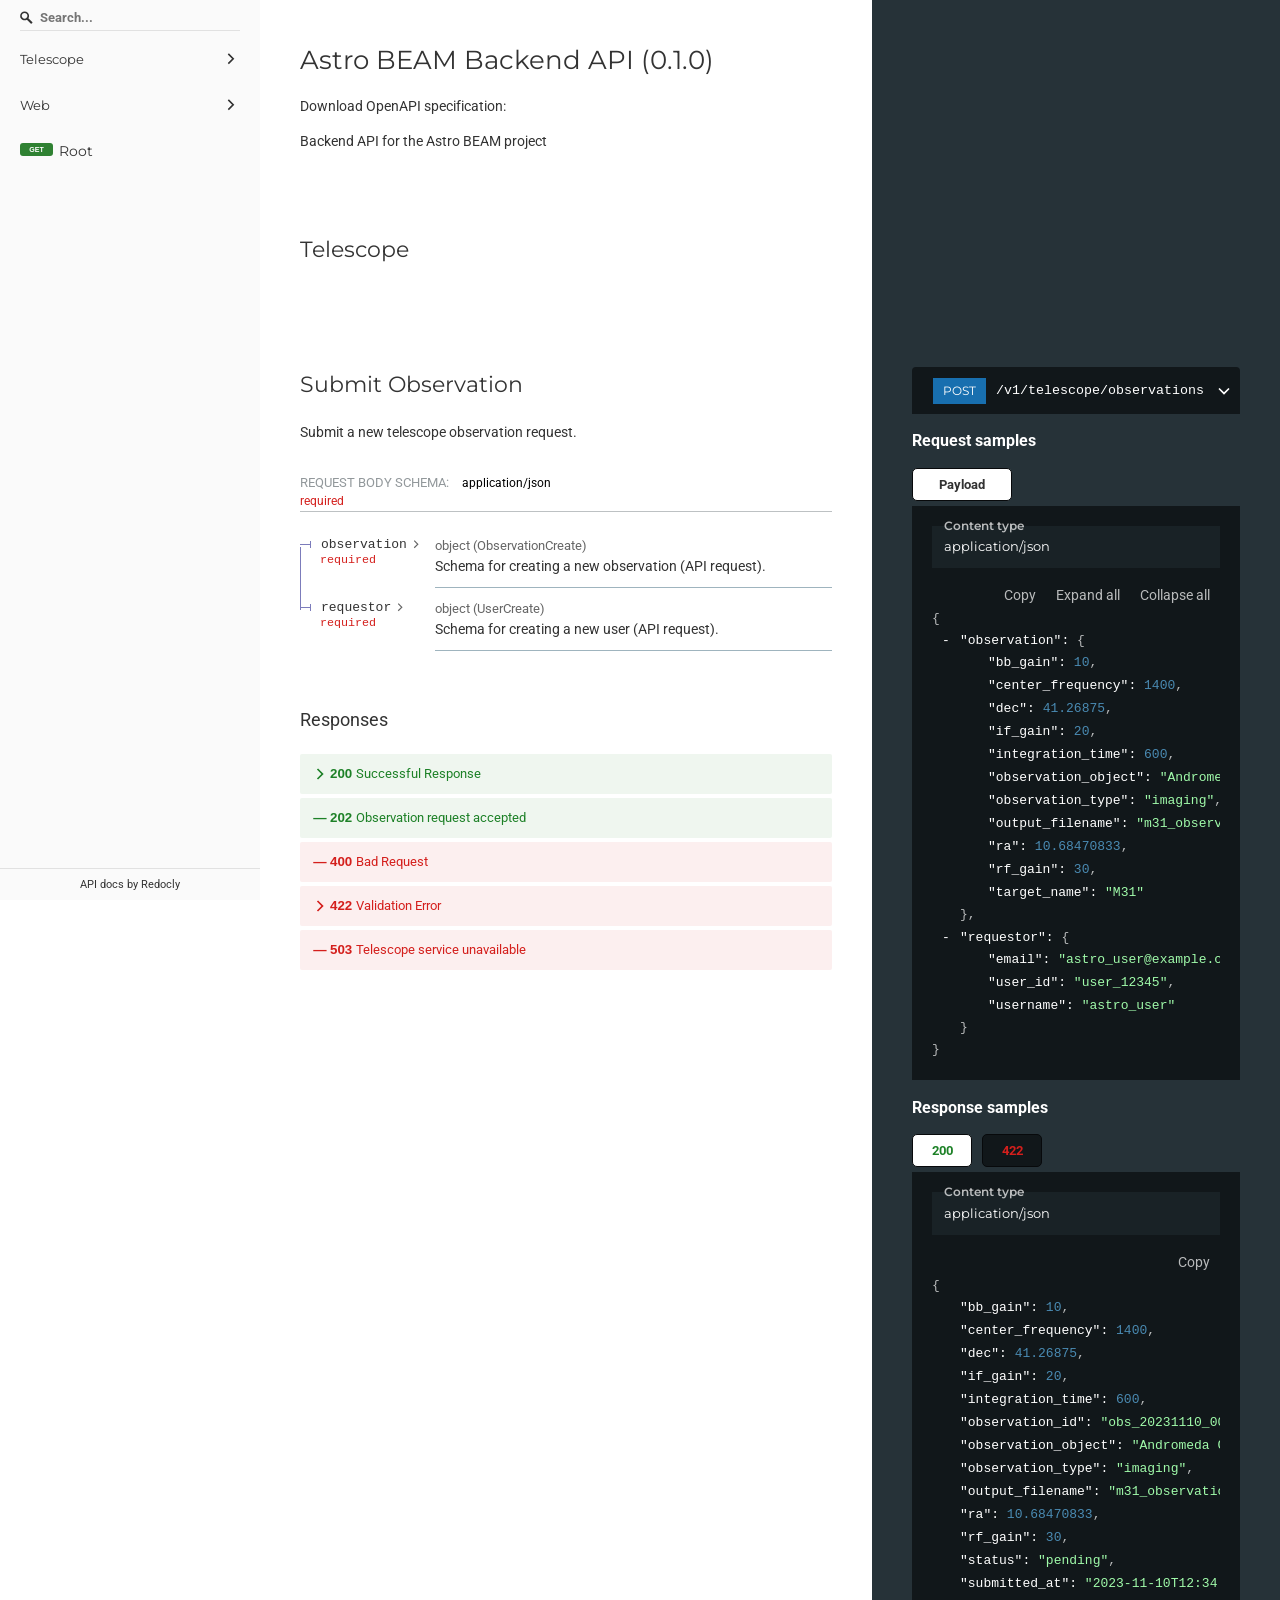
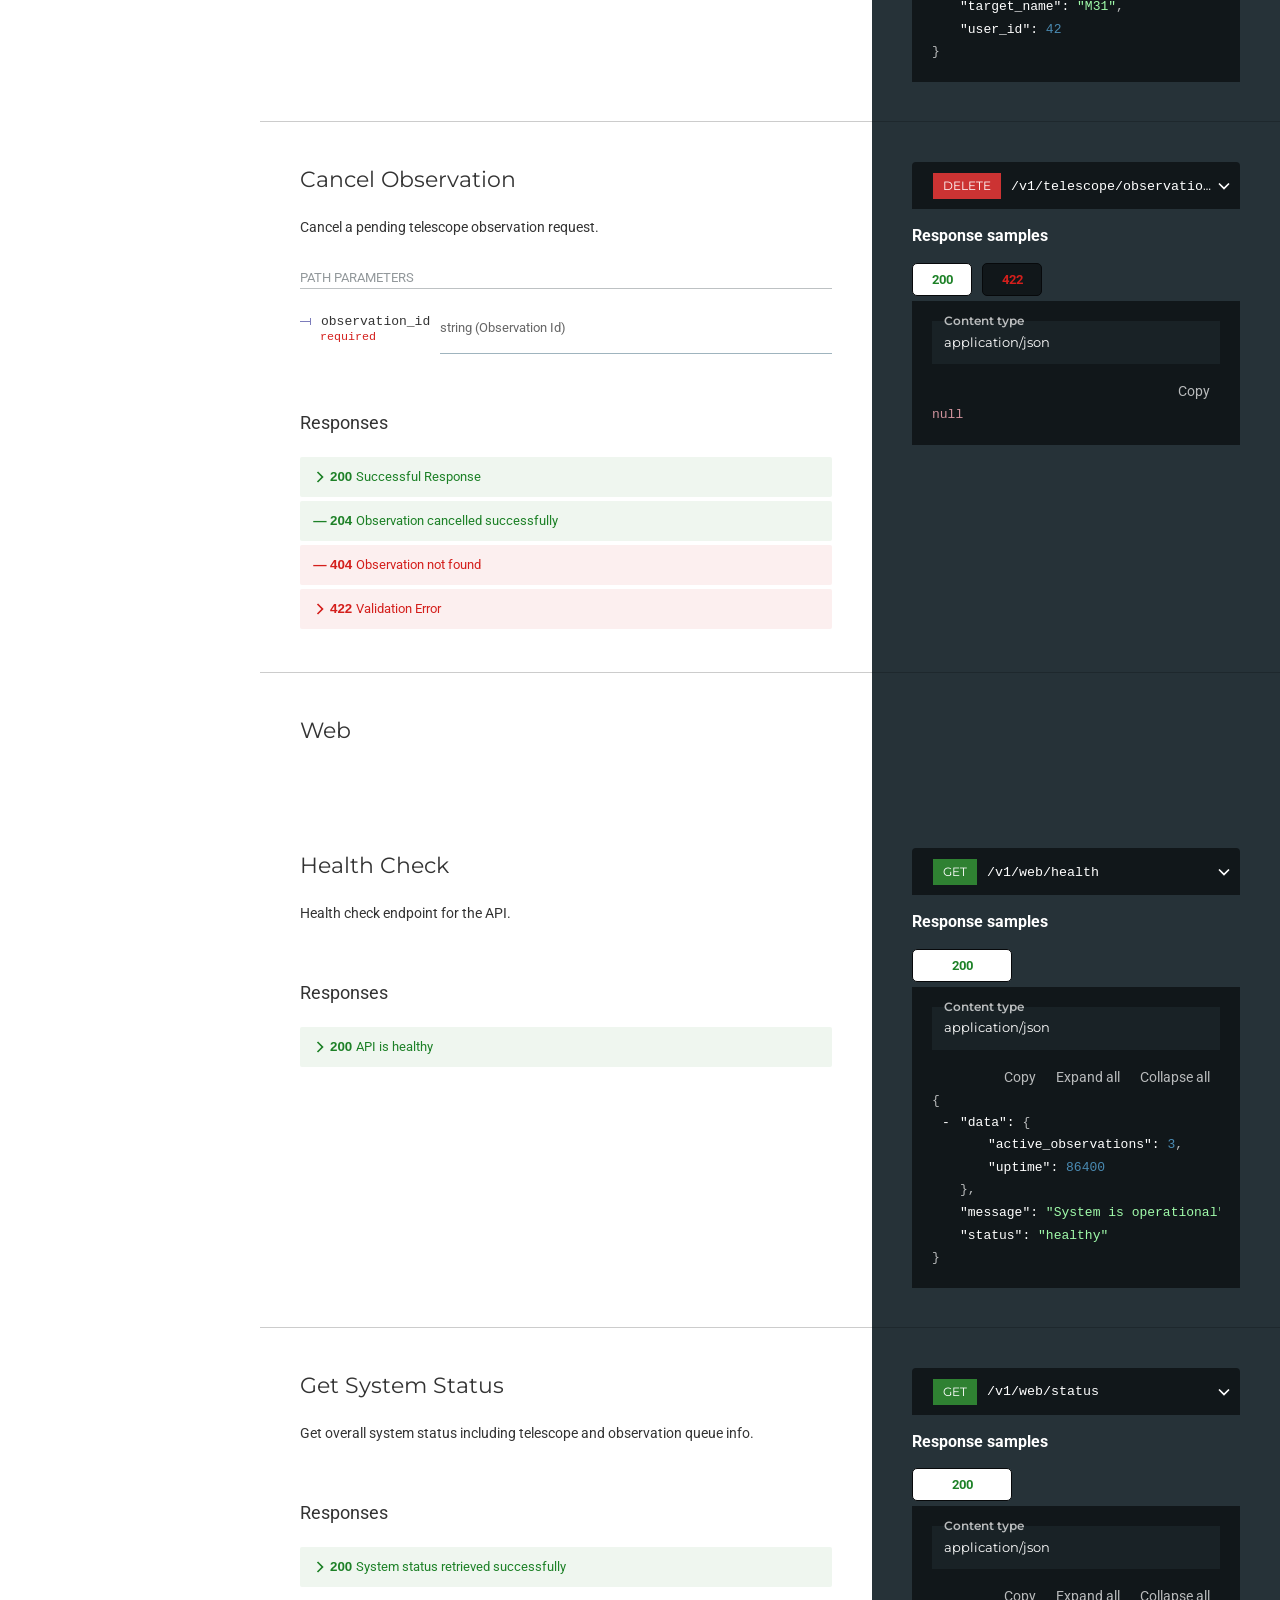
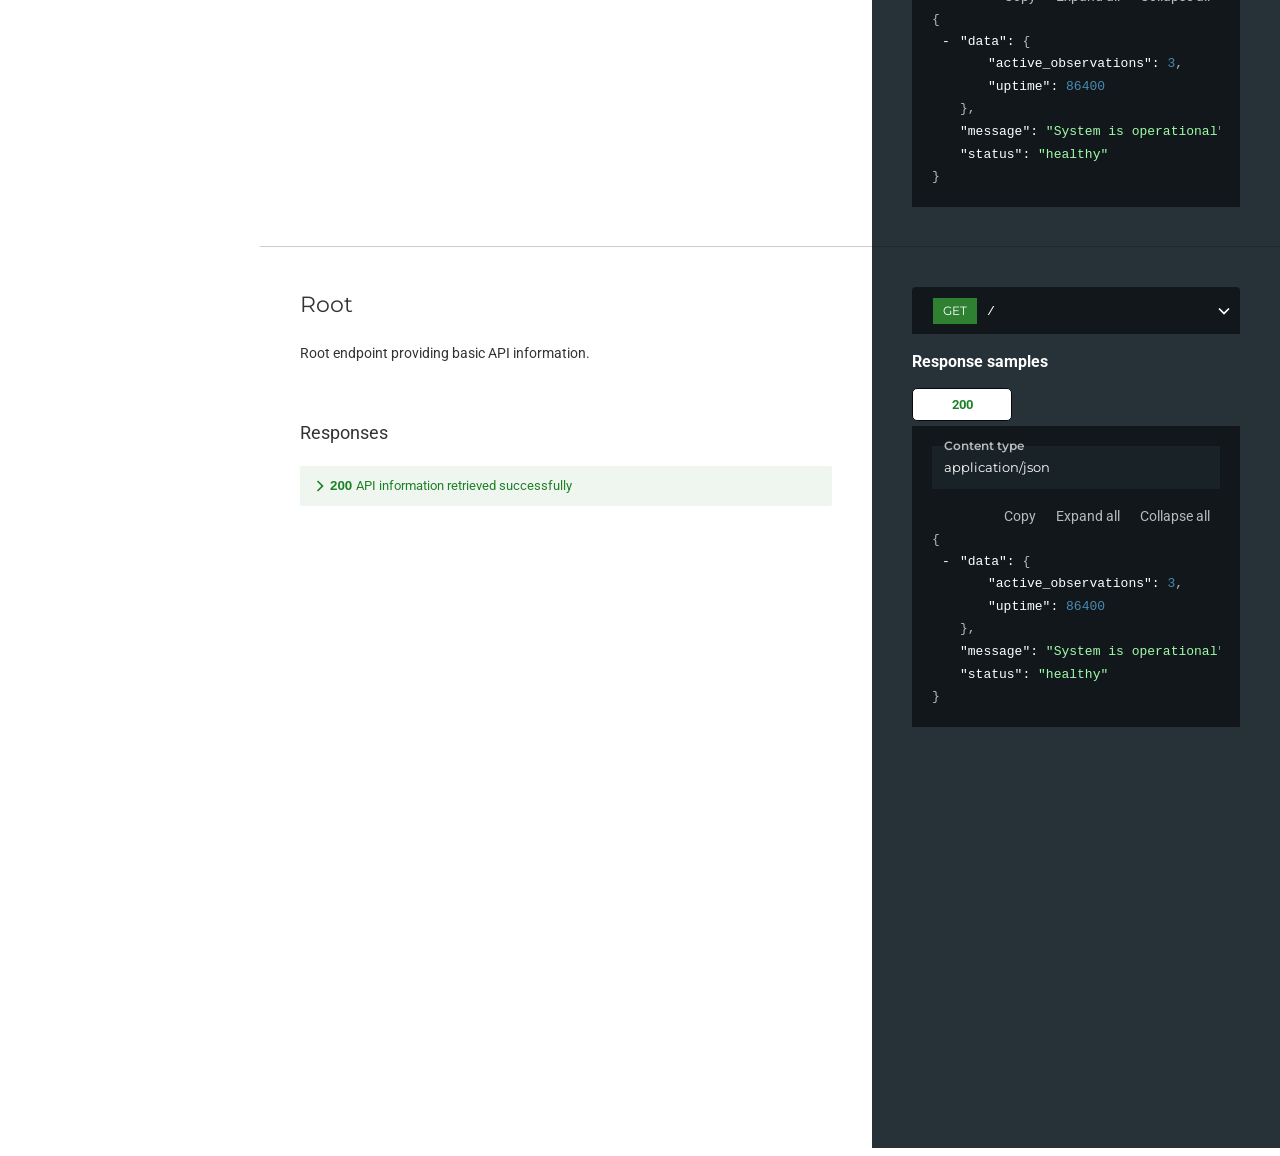
<file: docs/protocols/REST API/redoc-static.html>
<!DOCTYPE html>
<html>

<head>
  <meta charset="utf8" />
  <title>Astro BEAM Backend API</title>
  <!-- needed for adaptive design -->
  <meta name="viewport" content="width=device-width, initial-scale=1">
  <style>
    body {
      padding: 0;
      margin: 0;
    }
  </style>
  <script src="https://cdn.redocly.com/redoc/v2.5.1/bundles/redoc.standalone.js"></script><style data-styled="true" data-styled-version="6.1.19">.fqkwbU{width:calc(100% - 40%);padding:0 40px;}/*!sc*/
@media print,screen and (max-width: 75rem){.fqkwbU{width:100%;padding:40px 40px;}}/*!sc*/
data-styled.g4[id="sc-ggWZvA"]{content:"fqkwbU,"}/*!sc*/
.bPmFpz{padding:40px 0;}/*!sc*/
.bPmFpz:last-child{min-height:calc(100vh + 1px);}/*!sc*/
.bPmFpz>.bPmFpz:last-child{min-height:initial;}/*!sc*/
@media print,screen and (max-width: 75rem){.bPmFpz{padding:0;}}/*!sc*/
.gHrCVQ{padding:40px 0;position:relative;}/*!sc*/
.gHrCVQ:last-child{min-height:calc(100vh + 1px);}/*!sc*/
.gHrCVQ>.gHrCVQ:last-child{min-height:initial;}/*!sc*/
@media print,screen and (max-width: 75rem){.gHrCVQ{padding:0;}}/*!sc*/
.gHrCVQ:not(:last-of-type):after{position:absolute;bottom:0;width:100%;display:block;content:'';border-bottom:1px solid rgba(0, 0, 0, 0.2);}/*!sc*/
data-styled.g5[id="sc-dTvVRJ"]{content:"bPmFpz,gHrCVQ,"}/*!sc*/
.bDYKKx{width:40%;color:#ffffff;background-color:#263238;padding:0 40px;}/*!sc*/
@media print,screen and (max-width: 75rem){.bDYKKx{width:100%;padding:40px 40px;}}/*!sc*/
data-styled.g6[id="sc-jwTyAe"]{content:"bDYKKx,"}/*!sc*/
.FFPsr{background-color:#263238;}/*!sc*/
data-styled.g7[id="sc-hjsuWn"]{content:"FFPsr,"}/*!sc*/
.gkiSyE{display:flex;width:100%;padding:0;}/*!sc*/
@media print,screen and (max-width: 75rem){.gkiSyE{flex-direction:column;}}/*!sc*/
data-styled.g8[id="sc-jJLAfE"]{content:"gkiSyE,"}/*!sc*/
.wYHiz{font-family:Montserrat,sans-serif;font-weight:400;font-size:1.85714em;line-height:1.6em;color:#333333;}/*!sc*/
data-styled.g9[id="sc-hwkwBN"]{content:"wYHiz,"}/*!sc*/
.iFSqkw{font-family:Montserrat,sans-serif;font-weight:400;font-size:1.57143em;line-height:1.6em;color:#333333;margin:0 0 20px;}/*!sc*/
data-styled.g10[id="sc-kNOymR"]{content:"iFSqkw,"}/*!sc*/
.drJHMo{color:#ffffff;}/*!sc*/
data-styled.g12[id="sc-lgpSej"]{content:"drJHMo,"}/*!sc*/
.czjApA{border-bottom:1px solid rgba(38, 50, 56, 0.3);margin:1em 0 1em 0;color:rgba(38, 50, 56, 0.5);font-weight:normal;text-transform:uppercase;font-size:0.929em;line-height:20px;}/*!sc*/
data-styled.g13[id="sc-eqYatC"]{content:"czjApA,"}/*!sc*/
.fRdsOi{cursor:pointer;margin-left:-20px;padding:0;line-height:1;width:20px;display:inline-block;outline:0;}/*!sc*/
.fRdsOi:before{content:'';width:15px;height:15px;background-size:contain;background-image:url('[data-uri]');opacity:0.5;visibility:hidden;display:inline-block;vertical-align:middle;}/*!sc*/
h1:hover>.fRdsOi::before,h2:hover>.fRdsOi::before,.fRdsOi:hover::before{visibility:visible;}/*!sc*/
data-styled.g14[id="sc-kcLKEh"]{content:"fRdsOi,"}/*!sc*/
.dUlzCe{height:18px;width:18px;min-width:18px;vertical-align:middle;float:right;transition:transform 0.2s ease-out;transform:rotateZ(-90deg);}/*!sc*/
.dOPmTa{height:18px;width:18px;min-width:18px;vertical-align:middle;transition:transform 0.2s ease-out;transform:rotateZ(-90deg);}/*!sc*/
.cGxVlA{height:1.5em;width:1.5em;min-width:1.5em;vertical-align:middle;float:left;transition:transform 0.2s ease-out;transform:rotateZ(-90deg);}/*!sc*/
.cGxVlA polygon{fill:#1d8127;}/*!sc*/
.jKYZgc{height:1.5em;width:1.5em;min-width:1.5em;vertical-align:middle;float:left;transition:transform 0.2s ease-out;transform:rotateZ(-90deg);}/*!sc*/
.jKYZgc polygon{fill:#d41f1c;}/*!sc*/
.iuNpUs{height:20px;width:20px;min-width:20px;vertical-align:middle;float:right;transition:transform 0.2s ease-out;transform:rotateZ(0);}/*!sc*/
.iuNpUs polygon{fill:white;}/*!sc*/
data-styled.g15[id="sc-dntSTA"]{content:"dUlzCe,dOPmTa,cGxVlA,jKYZgc,iuNpUs,"}/*!sc*/
.gdmNWp{border-left:1px solid #7c7cbb;box-sizing:border-box;position:relative;padding:10px 10px 10px 0;}/*!sc*/
@media screen and (max-width: 50rem){.gdmNWp{display:block;overflow:hidden;}}/*!sc*/
tr:first-of-type>.gdmNWp,tr.last>.gdmNWp{border-left-width:0;background-position:top left;background-repeat:no-repeat;background-size:1px 100%;}/*!sc*/
tr:first-of-type>.gdmNWp{background-image:linear-gradient(
      to bottom,
      transparent 0%,
      transparent 22px,
      #7c7cbb 22px,
      #7c7cbb 100%
    );}/*!sc*/
tr.last>.gdmNWp{background-image:linear-gradient(
      to bottom,
      #7c7cbb 0%,
      #7c7cbb 22px,
      transparent 22px,
      transparent 100%
    );}/*!sc*/
tr.last+tr>.gdmNWp{border-left-color:transparent;}/*!sc*/
tr.last:first-child>.gdmNWp{background:none;border-left-color:transparent;}/*!sc*/
data-styled.g18[id="sc-kCuUfV"]{content:"gdmNWp,"}/*!sc*/
.dFOJWJ{vertical-align:top;line-height:20px;white-space:nowrap;font-size:13px;font-family:Courier,monospace;}/*!sc*/
.dFOJWJ.deprecated{text-decoration:line-through;color:#707070;}/*!sc*/
data-styled.g20[id="sc-fbQrwq"]{content:"dFOJWJ,"}/*!sc*/
.ixGaBD{border-bottom:1px solid #9fb4be;padding:10px 0;width:75%;box-sizing:border-box;}/*!sc*/
tr.expanded .ixGaBD{border-bottom:none;}/*!sc*/
@media screen and (max-width: 50rem){.ixGaBD{padding:0 20px;border-bottom:none;border-left:1px solid #7c7cbb;}tr.last>.ixGaBD{border-left:none;}}/*!sc*/
data-styled.g21[id="sc-gGKoUb"]{content:"ixGaBD,"}/*!sc*/
.cteAyA{color:#7c7cbb;font-family:Courier,monospace;margin-right:10px;}/*!sc*/
.cteAyA::before{content:'';display:inline-block;vertical-align:middle;width:10px;height:1px;background:#7c7cbb;}/*!sc*/
.cteAyA::after{content:'';display:inline-block;vertical-align:middle;width:1px;background:#7c7cbb;height:7px;}/*!sc*/
data-styled.g22[id="sc-hwddKA"]{content:"cteAyA,"}/*!sc*/
.icJLQx{border-collapse:separate;border-radius:3px;font-size:14px;border-spacing:0;width:100%;}/*!sc*/
.icJLQx >tr{vertical-align:middle;}/*!sc*/
@media screen and (max-width: 50rem){.icJLQx{display:block;}.icJLQx >tr,.icJLQx >tbody>tr{display:block;}}/*!sc*/
@media screen and (max-width: 50rem) and (-ms-high-contrast:none){.icJLQx td{float:left;width:100%;}}/*!sc*/
.icJLQx .sc-jaXbil,.icJLQx .sc-jaXbil .sc-jaXbil .sc-jaXbil,.icJLQx .sc-jaXbil .sc-jaXbil .sc-jaXbil .sc-jaXbil .sc-jaXbil{margin:1em;margin-right:0;background:#fafafa;}/*!sc*/
.icJLQx .sc-jaXbil .sc-jaXbil,.icJLQx .sc-jaXbil .sc-jaXbil .sc-jaXbil .sc-jaXbil,.icJLQx .sc-jaXbil .sc-jaXbil .sc-jaXbil .sc-jaXbil .sc-jaXbil .sc-jaXbil{background:#ffffff;}/*!sc*/
data-styled.g24[id="sc-eqNDNG"]{content:"icJLQx,"}/*!sc*/
.fyxuKi >ul{list-style:none;padding:0;margin:0;margin:0 -5px;}/*!sc*/
.fyxuKi >ul >li{padding:5px 10px;display:inline-block;background-color:#11171a;border-bottom:1px solid rgba(0, 0, 0, 0.5);cursor:pointer;text-align:center;outline:none;color:#ccc;margin:0 5px 5px 5px;border:1px solid #07090b;border-radius:5px;min-width:60px;font-size:0.9em;font-weight:bold;}/*!sc*/
.fyxuKi >ul >li.react-tabs__tab--selected{color:#333333;background:#ffffff;}/*!sc*/
.fyxuKi >ul >li.react-tabs__tab--selected:focus{outline:auto;}/*!sc*/
.fyxuKi >ul >li:only-child{flex:none;min-width:100px;}/*!sc*/
.fyxuKi >ul >li.tab-success{color:#1d8127;}/*!sc*/
.fyxuKi >ul >li.tab-redirect{color:#ffa500;}/*!sc*/
.fyxuKi >ul >li.tab-info{color:#87ceeb;}/*!sc*/
.fyxuKi >ul >li.tab-error{color:#d41f1c;}/*!sc*/
.fyxuKi >.react-tabs__tab-panel{background:#11171a;}/*!sc*/
.fyxuKi >.react-tabs__tab-panel>div,.fyxuKi >.react-tabs__tab-panel>pre{padding:20px;margin:0;}/*!sc*/
.fyxuKi >.react-tabs__tab-panel>div>pre{padding:0;}/*!sc*/
data-styled.g30[id="sc-cOpnSz"]{content:"fyxuKi,"}/*!sc*/
.kIppRw code[class*='language-'],.kIppRw pre[class*='language-']{text-shadow:0 -0.1em 0.2em black;text-align:left;white-space:pre;word-spacing:normal;word-break:normal;word-wrap:normal;line-height:1.5;-moz-tab-size:4;-o-tab-size:4;tab-size:4;-webkit-hyphens:none;-moz-hyphens:none;-ms-hyphens:none;hyphens:none;}/*!sc*/
@media print{.kIppRw code[class*='language-'],.kIppRw pre[class*='language-']{text-shadow:none;}}/*!sc*/
.kIppRw pre[class*='language-']{padding:1em;margin:0.5em 0;overflow:auto;}/*!sc*/
.kIppRw .token.comment,.kIppRw .token.prolog,.kIppRw .token.doctype,.kIppRw .token.cdata{color:hsl(30, 20%, 50%);}/*!sc*/
.kIppRw .token.punctuation{opacity:0.7;}/*!sc*/
.kIppRw .namespace{opacity:0.7;}/*!sc*/
.kIppRw .token.property,.kIppRw .token.tag,.kIppRw .token.number,.kIppRw .token.constant,.kIppRw .token.symbol{color:#4a8bb3;}/*!sc*/
.kIppRw .token.boolean{color:#e64441;}/*!sc*/
.kIppRw .token.selector,.kIppRw .token.attr-name,.kIppRw .token.string,.kIppRw .token.char,.kIppRw .token.builtin,.kIppRw .token.inserted{color:#a0fbaa;}/*!sc*/
.kIppRw .token.selector+a,.kIppRw .token.attr-name+a,.kIppRw .token.string+a,.kIppRw .token.char+a,.kIppRw .token.builtin+a,.kIppRw .token.inserted+a,.kIppRw .token.selector+a:visited,.kIppRw .token.attr-name+a:visited,.kIppRw .token.string+a:visited,.kIppRw .token.char+a:visited,.kIppRw .token.builtin+a:visited,.kIppRw .token.inserted+a:visited{color:#4ed2ba;text-decoration:underline;}/*!sc*/
.kIppRw .token.property.string{color:white;}/*!sc*/
.kIppRw .token.operator,.kIppRw .token.entity,.kIppRw .token.url,.kIppRw .token.variable{color:hsl(40, 90%, 60%);}/*!sc*/
.kIppRw .token.atrule,.kIppRw .token.attr-value,.kIppRw .token.keyword{color:hsl(350, 40%, 70%);}/*!sc*/
.kIppRw .token.regex,.kIppRw .token.important{color:#e90;}/*!sc*/
.kIppRw .token.important,.kIppRw .token.bold{font-weight:bold;}/*!sc*/
.kIppRw .token.italic{font-style:italic;}/*!sc*/
.kIppRw .token.entity{cursor:help;}/*!sc*/
.kIppRw .token.deleted{color:red;}/*!sc*/
data-styled.g32[id="sc-eVqvcJ"]{content:"kIppRw,"}/*!sc*/
.bBWkcI{opacity:0.7;transition:opacity 0.3s ease;text-align:right;}/*!sc*/
.bBWkcI:focus-within{opacity:1;}/*!sc*/
.bBWkcI >button{background-color:transparent;border:0;color:inherit;padding:2px 10px;font-family:Roboto,sans-serif;font-size:14px;line-height:1.5em;cursor:pointer;outline:0;}/*!sc*/
.bBWkcI >button :hover,.bBWkcI >button :focus{background:rgba(255, 255, 255, 0.1);}/*!sc*/
data-styled.g33[id="sc-bbbBoY"]{content:"bBWkcI,"}/*!sc*/
.ghzOpX{position:relative;}/*!sc*/
data-styled.g37[id="sc-eknHtZ"]{content:"ghzOpX,"}/*!sc*/
.cFlAeY{margin-left:10px;text-transform:none;font-size:0.929em;color:black;}/*!sc*/
data-styled.g41[id="sc-dNFkOE"]{content:"cFlAeY,"}/*!sc*/
.kbZred{font-family:Roboto,sans-serif;font-weight:400;line-height:1.5em;}/*!sc*/
.kbZred p:last-child{margin-bottom:0;}/*!sc*/
.kbZred h1{font-family:Montserrat,sans-serif;font-weight:400;font-size:1.85714em;line-height:1.6em;color:#32329f;margin-top:0;}/*!sc*/
.kbZred h2{font-family:Montserrat,sans-serif;font-weight:400;font-size:1.57143em;line-height:1.6em;color:#333333;}/*!sc*/
.kbZred code{color:#e53935;background-color:rgba(38, 50, 56, 0.05);font-family:Courier,monospace;border-radius:2px;border:1px solid rgba(38, 50, 56, 0.1);padding:0 5px;font-size:13px;font-weight:400;word-break:break-word;}/*!sc*/
.kbZred pre{font-family:Courier,monospace;white-space:pre;background-color:#11171a;color:white;padding:20px;overflow-x:auto;line-height:normal;border-radius:0;border:1px solid rgba(38, 50, 56, 0.1);}/*!sc*/
.kbZred pre code{background-color:transparent;color:white;padding:0;}/*!sc*/
.kbZred pre code:before,.kbZred pre code:after{content:none;}/*!sc*/
.kbZred blockquote{margin:0;margin-bottom:1em;padding:0 15px;color:#777;border-left:4px solid #ddd;}/*!sc*/
.kbZred img{max-width:100%;box-sizing:content-box;}/*!sc*/
.kbZred ul,.kbZred ol{padding-left:2em;margin:0;margin-bottom:1em;}/*!sc*/
.kbZred ul ul,.kbZred ol ul,.kbZred ul ol,.kbZred ol ol{margin-bottom:0;margin-top:0;}/*!sc*/
.kbZred table{display:block;width:100%;overflow:auto;word-break:normal;word-break:keep-all;border-collapse:collapse;border-spacing:0;margin-top:1.5em;margin-bottom:1.5em;}/*!sc*/
.kbZred table tr{background-color:#fff;border-top:1px solid #ccc;}/*!sc*/
.kbZred table tr:nth-child(2n){background-color:#fafafa;}/*!sc*/
.kbZred table th,.kbZred table td{padding:6px 13px;border:1px solid #ddd;}/*!sc*/
.kbZred table th{text-align:left;font-weight:bold;}/*!sc*/
.kbZred .share-link{cursor:pointer;margin-left:-20px;padding:0;line-height:1;width:20px;display:inline-block;outline:0;}/*!sc*/
.kbZred .share-link:before{content:'';width:15px;height:15px;background-size:contain;background-image:url('[data-uri]');opacity:0.5;visibility:hidden;display:inline-block;vertical-align:middle;}/*!sc*/
.kbZred h1:hover>.share-link::before,.kbZred h2:hover>.share-link::before,.kbZred .share-link:hover::before{visibility:visible;}/*!sc*/
.kbZred a{text-decoration:auto;color:#32329f;}/*!sc*/
.kbZred a:visited{color:#32329f;}/*!sc*/
.kbZred a:hover{color:#6868cf;text-decoration:auto;}/*!sc*/
.drqpJr{font-family:Roboto,sans-serif;font-weight:400;line-height:1.5em;}/*!sc*/
.drqpJr p:last-child{margin-bottom:0;}/*!sc*/
.drqpJr p:first-child{margin-top:0;}/*!sc*/
.drqpJr p:last-child{margin-bottom:0;}/*!sc*/
.drqpJr h1{font-family:Montserrat,sans-serif;font-weight:400;font-size:1.85714em;line-height:1.6em;color:#32329f;margin-top:0;}/*!sc*/
.drqpJr h2{font-family:Montserrat,sans-serif;font-weight:400;font-size:1.57143em;line-height:1.6em;color:#333333;}/*!sc*/
.drqpJr code{color:#e53935;background-color:rgba(38, 50, 56, 0.05);font-family:Courier,monospace;border-radius:2px;border:1px solid rgba(38, 50, 56, 0.1);padding:0 5px;font-size:13px;font-weight:400;word-break:break-word;}/*!sc*/
.drqpJr pre{font-family:Courier,monospace;white-space:pre;background-color:#11171a;color:white;padding:20px;overflow-x:auto;line-height:normal;border-radius:0;border:1px solid rgba(38, 50, 56, 0.1);}/*!sc*/
.drqpJr pre code{background-color:transparent;color:white;padding:0;}/*!sc*/
.drqpJr pre code:before,.drqpJr pre code:after{content:none;}/*!sc*/
.drqpJr blockquote{margin:0;margin-bottom:1em;padding:0 15px;color:#777;border-left:4px solid #ddd;}/*!sc*/
.drqpJr img{max-width:100%;box-sizing:content-box;}/*!sc*/
.drqpJr ul,.drqpJr ol{padding-left:2em;margin:0;margin-bottom:1em;}/*!sc*/
.drqpJr ul ul,.drqpJr ol ul,.drqpJr ul ol,.drqpJr ol ol{margin-bottom:0;margin-top:0;}/*!sc*/
.drqpJr table{display:block;width:100%;overflow:auto;word-break:normal;word-break:keep-all;border-collapse:collapse;border-spacing:0;margin-top:1.5em;margin-bottom:1.5em;}/*!sc*/
.drqpJr table tr{background-color:#fff;border-top:1px solid #ccc;}/*!sc*/
.drqpJr table tr:nth-child(2n){background-color:#fafafa;}/*!sc*/
.drqpJr table th,.drqpJr table td{padding:6px 13px;border:1px solid #ddd;}/*!sc*/
.drqpJr table th{text-align:left;font-weight:bold;}/*!sc*/
.drqpJr .share-link{cursor:pointer;margin-left:-20px;padding:0;line-height:1;width:20px;display:inline-block;outline:0;}/*!sc*/
.drqpJr .share-link:before{content:'';width:15px;height:15px;background-size:contain;background-image:url('[data-uri]');opacity:0.5;visibility:hidden;display:inline-block;vertical-align:middle;}/*!sc*/
.drqpJr h1:hover>.share-link::before,.drqpJr h2:hover>.share-link::before,.drqpJr .share-link:hover::before{visibility:visible;}/*!sc*/
.drqpJr a{text-decoration:auto;color:#32329f;}/*!sc*/
.drqpJr a:visited{color:#32329f;}/*!sc*/
.drqpJr a:hover{color:#6868cf;text-decoration:auto;}/*!sc*/
.jnwENr{font-family:Roboto,sans-serif;font-weight:400;line-height:1.5em;}/*!sc*/
.jnwENr p:last-child{margin-bottom:0;}/*!sc*/
.jnwENr p:first-child{margin-top:0;}/*!sc*/
.jnwENr p:last-child{margin-bottom:0;}/*!sc*/
.jnwENr p{display:inline-block;}/*!sc*/
.jnwENr h1{font-family:Montserrat,sans-serif;font-weight:400;font-size:1.85714em;line-height:1.6em;color:#32329f;margin-top:0;}/*!sc*/
.jnwENr h2{font-family:Montserrat,sans-serif;font-weight:400;font-size:1.57143em;line-height:1.6em;color:#333333;}/*!sc*/
.jnwENr code{color:#e53935;background-color:rgba(38, 50, 56, 0.05);font-family:Courier,monospace;border-radius:2px;border:1px solid rgba(38, 50, 56, 0.1);padding:0 5px;font-size:13px;font-weight:400;word-break:break-word;}/*!sc*/
.jnwENr pre{font-family:Courier,monospace;white-space:pre;background-color:#11171a;color:white;padding:20px;overflow-x:auto;line-height:normal;border-radius:0;border:1px solid rgba(38, 50, 56, 0.1);}/*!sc*/
.jnwENr pre code{background-color:transparent;color:white;padding:0;}/*!sc*/
.jnwENr pre code:before,.jnwENr pre code:after{content:none;}/*!sc*/
.jnwENr blockquote{margin:0;margin-bottom:1em;padding:0 15px;color:#777;border-left:4px solid #ddd;}/*!sc*/
.jnwENr img{max-width:100%;box-sizing:content-box;}/*!sc*/
.jnwENr ul,.jnwENr ol{padding-left:2em;margin:0;margin-bottom:1em;}/*!sc*/
.jnwENr ul ul,.jnwENr ol ul,.jnwENr ul ol,.jnwENr ol ol{margin-bottom:0;margin-top:0;}/*!sc*/
.jnwENr table{display:block;width:100%;overflow:auto;word-break:normal;word-break:keep-all;border-collapse:collapse;border-spacing:0;margin-top:1.5em;margin-bottom:1.5em;}/*!sc*/
.jnwENr table tr{background-color:#fff;border-top:1px solid #ccc;}/*!sc*/
.jnwENr table tr:nth-child(2n){background-color:#fafafa;}/*!sc*/
.jnwENr table th,.jnwENr table td{padding:6px 13px;border:1px solid #ddd;}/*!sc*/
.jnwENr table th{text-align:left;font-weight:bold;}/*!sc*/
.jnwENr .share-link{cursor:pointer;margin-left:-20px;padding:0;line-height:1;width:20px;display:inline-block;outline:0;}/*!sc*/
.jnwENr .share-link:before{content:'';width:15px;height:15px;background-size:contain;background-image:url('[data-uri]');opacity:0.5;visibility:hidden;display:inline-block;vertical-align:middle;}/*!sc*/
.jnwENr h1:hover>.share-link::before,.jnwENr h2:hover>.share-link::before,.jnwENr .share-link:hover::before{visibility:visible;}/*!sc*/
.jnwENr a{text-decoration:auto;color:#32329f;}/*!sc*/
.jnwENr a:visited{color:#32329f;}/*!sc*/
.jnwENr a:hover{color:#6868cf;text-decoration:auto;}/*!sc*/
data-styled.g42[id="sc-fszimp"]{content:"kbZred,drqpJr,jnwENr,"}/*!sc*/
.ljKHqG{display:inline;}/*!sc*/
data-styled.g43[id="sc-etsjJW"]{content:"ljKHqG,"}/*!sc*/
.iNCOCX{position:relative;}/*!sc*/
data-styled.g44[id="sc-fYmhhH"]{content:"iNCOCX,"}/*!sc*/
.fdRrNy:hover>.sc-bbbBoY{opacity:1;}/*!sc*/
data-styled.g49[id="sc-dClGHI"]{content:"fdRrNy,"}/*!sc*/
.dFvLDb{font-family:Courier,monospace;font-size:13px;white-space:pre;contain:content;overflow-x:auto;}/*!sc*/
.dFvLDb .redoc-json code>.collapser{display:none;pointer-events:none;}/*!sc*/
.dFvLDb .callback-function{color:gray;}/*!sc*/
.dFvLDb .collapser:after{content:'-';cursor:pointer;}/*!sc*/
.dFvLDb .collapsed>.collapser:after{content:'+';cursor:pointer;}/*!sc*/
.dFvLDb .ellipsis:after{content:' … ';}/*!sc*/
.dFvLDb .collapsible{margin-left:2em;}/*!sc*/
.dFvLDb .hoverable{padding-top:1px;padding-bottom:1px;padding-left:2px;padding-right:2px;border-radius:2px;}/*!sc*/
.dFvLDb .hovered{background-color:rgba(235, 238, 249, 1);}/*!sc*/
.dFvLDb .collapser{background-color:transparent;border:0;color:#fff;font-family:Courier,monospace;font-size:13px;padding-right:6px;padding-left:6px;padding-top:0;padding-bottom:0;display:flex;align-items:center;justify-content:center;width:15px;height:15px;position:absolute;top:4px;left:-1.5em;cursor:default;user-select:none;-webkit-user-select:none;padding:2px;}/*!sc*/
.dFvLDb .collapser:focus{outline-color:#fff;outline-style:dotted;outline-width:1px;}/*!sc*/
.dFvLDb ul{list-style-type:none;padding:0px;margin:0px 0px 0px 26px;}/*!sc*/
.dFvLDb li{position:relative;display:block;}/*!sc*/
.dFvLDb .hoverable{display:inline-block;}/*!sc*/
.dFvLDb .selected{outline-style:solid;outline-width:1px;outline-style:dotted;}/*!sc*/
.dFvLDb .collapsed>.collapsible{display:none;}/*!sc*/
.dFvLDb .ellipsis{display:none;}/*!sc*/
.dFvLDb .collapsed>.ellipsis{display:inherit;}/*!sc*/
data-styled.g50[id="sc-fhfEft"]{content:"dFvLDb,"}/*!sc*/
.iNRAJK{padding:0.9em;background-color:rgba(38,50,56,0.4);margin:0 0 10px 0;display:block;font-family:Montserrat,sans-serif;font-size:0.929em;line-height:1.5em;}/*!sc*/
data-styled.g51[id="sc-bAehkN"]{content:"iNRAJK,"}/*!sc*/
.cXitJ{font-family:Montserrat,sans-serif;font-size:12px;position:absolute;z-index:1;top:-11px;left:12px;font-weight:600;color:rgba(255,255,255,0.7);}/*!sc*/
data-styled.g52[id="sc-gahYZc"]{content:"cXitJ,"}/*!sc*/
.iLdyBp{position:relative;}/*!sc*/
data-styled.g53[id="sc-bSFBcf"]{content:"iLdyBp,"}/*!sc*/
.eKKwxo{margin-top:15px;}/*!sc*/
data-styled.g56[id="sc-blIAwI"]{content:"eKKwxo,"}/*!sc*/
.kdPQHX.deprecated span.property-name{text-decoration:line-through;color:#707070;}/*!sc*/
.kdPQHX button{background-color:transparent;border:0;outline:0;font-size:13px;font-family:Courier,monospace;cursor:pointer;padding:0;color:#333333;}/*!sc*/
.kdPQHX button:focus{font-weight:600;}/*!sc*/
.kdPQHX .sc-dntSTA{height:1.1em;width:1.1em;}/*!sc*/
.kdPQHX .sc-dntSTA polygon{fill:#666;}/*!sc*/
data-styled.g57[id="sc-itBLYH"]{content:"kdPQHX,"}/*!sc*/
.lhyyLL{vertical-align:middle;font-size:13px;line-height:20px;}/*!sc*/
data-styled.g58[id="sc-bEjUoa"]{content:"lhyyLL,"}/*!sc*/
.jYezsP{color:rgba(102,102,102,0.9);}/*!sc*/
data-styled.g59[id="sc-boKDdR"]{content:"jYezsP,"}/*!sc*/
.dbKJYq{color:#666;}/*!sc*/
data-styled.g60[id="sc-fOOuSg"]{content:"dbKJYq,"}/*!sc*/
.nwQTz{color:#666;word-break:break-word;}/*!sc*/
data-styled.g61[id="sc-hdBJTi"]{content:"nwQTz,"}/*!sc*/
.crXmiY{color:#d41f1c;font-size:0.9em;font-weight:normal;margin-left:20px;line-height:1;}/*!sc*/
data-styled.g62[id="sc-iIvHqT"]{content:"crXmiY,"}/*!sc*/
.hPcPCj{margin-top:0;margin-bottom:0.5em;}/*!sc*/
data-styled.g92[id="sc-jCWzJg"]{content:"hPcPCj,"}/*!sc*/
.NmQLu{width:9ex;display:inline-block;height:13px;line-height:13px;background-color:#333;border-radius:3px;background-repeat:no-repeat;background-position:6px 4px;font-size:7px;font-family:Verdana,sans-serif;color:white;text-transform:uppercase;text-align:center;font-weight:bold;vertical-align:middle;margin-right:6px;margin-top:2px;}/*!sc*/
.NmQLu.get{background-color:#2F8132;}/*!sc*/
.NmQLu.post{background-color:#186FAF;}/*!sc*/
.NmQLu.put{background-color:#95507c;}/*!sc*/
.NmQLu.options{background-color:#947014;}/*!sc*/
.NmQLu.patch{background-color:#bf581d;}/*!sc*/
.NmQLu.delete{background-color:#cc3333;}/*!sc*/
.NmQLu.basic{background-color:#707070;}/*!sc*/
.NmQLu.link{background-color:#07818F;}/*!sc*/
.NmQLu.head{background-color:#A23DAD;}/*!sc*/
.NmQLu.hook{background-color:#32329f;}/*!sc*/
.NmQLu.schema{background-color:#707070;}/*!sc*/
data-styled.g100[id="sc-jxYSNo"]{content:"NmQLu,"}/*!sc*/
.gAPKXX{margin:0;padding:0;}/*!sc*/
.gAPKXX:first-child{padding-bottom:32px;}/*!sc*/
.sc-zOxLx .sc-zOxLx{font-size:0.929em;}/*!sc*/
.dQnkdy{margin:0;padding:0;display:none;}/*!sc*/
.dQnkdy:first-child{padding-bottom:32px;}/*!sc*/
.sc-zOxLx .sc-zOxLx{font-size:0.929em;}/*!sc*/
data-styled.g101[id="sc-zOxLx"]{content:"gAPKXX,dQnkdy,"}/*!sc*/
.ixknQI{list-style:none inside none;overflow:hidden;text-overflow:ellipsis;padding:0;}/*!sc*/
data-styled.g102[id="sc-cgHfjM"]{content:"ixknQI,"}/*!sc*/
.lgPGwq{cursor:pointer;color:#333333;margin:0;padding:12.5px 20px;display:flex;justify-content:space-between;font-family:Montserrat,sans-serif;font-size:0.929em;text-transform:none;background-color:#fafafa;}/*!sc*/
.lgPGwq:hover{color:#32329f;background-color:#e1e1e1;}/*!sc*/
.lgPGwq .sc-dntSTA{height:1.5em;width:1.5em;}/*!sc*/
.lgPGwq .sc-dntSTA polygon{fill:#333333;}/*!sc*/
.iHRgeo{cursor:pointer;color:#333333;margin:0;padding:12.5px 20px;display:flex;justify-content:space-between;font-family:Montserrat,sans-serif;background-color:#fafafa;}/*!sc*/
.iHRgeo:hover{color:#32329f;background-color:#ededed;}/*!sc*/
.iHRgeo .sc-dntSTA{height:1.5em;width:1.5em;}/*!sc*/
.iHRgeo .sc-dntSTA polygon{fill:#333333;}/*!sc*/
data-styled.g103[id="sc-fpikKz"]{content:"lgPGwq,iHRgeo,"}/*!sc*/
.cxcra{display:inline-block;vertical-align:middle;width:calc(100% - 38px);overflow:hidden;text-overflow:ellipsis;}/*!sc*/
data-styled.g104[id="sc-gWaSiO"]{content:"cxcra,"}/*!sc*/
.QuyG{font-size:0.8em;margin-top:10px;text-align:center;position:fixed;width:260px;bottom:0;background:#fafafa;}/*!sc*/
.QuyG a,.QuyG a:visited,.QuyG a:hover{color:#333333!important;padding:5px 0;border-top:1px solid #e1e1e1;text-decoration:none;display:flex;align-items:center;justify-content:center;}/*!sc*/
.QuyG img{width:15px;margin-right:5px;}/*!sc*/
@media screen and (max-width: 50rem){.QuyG{width:100%;}}/*!sc*/
data-styled.g105[id="sc-kSaXSp"]{content:"QuyG,"}/*!sc*/
.jjnszm{cursor:pointer;position:relative;margin-bottom:5px;}/*!sc*/
data-styled.g111[id="sc-eZSpzM"]{content:"jjnszm,"}/*!sc*/
.kZcHWP{font-family:Courier,monospace;margin-left:10px;flex:1;overflow-x:hidden;text-overflow:ellipsis;}/*!sc*/
data-styled.g112[id="sc-jvKoal"]{content:"kZcHWP,"}/*!sc*/
.iPCVMX{outline:0;color:inherit;width:100%;text-align:left;cursor:pointer;padding:10px 30px 10px 20px;border-radius:4px 4px 0 0;background-color:#11171a;display:flex;white-space:nowrap;align-items:center;border:1px solid transparent;border-bottom:0;transition:border-color 0.25s ease;}/*!sc*/
.iPCVMX ..sc-jvKoal{color:#ffffff;}/*!sc*/
.iPCVMX:focus{box-shadow:inset 0 2px 2px rgba(0, 0, 0, 0.45),0 2px 0 rgba(128, 128, 128, 0.25);}/*!sc*/
data-styled.g113[id="sc-buTqWO"]{content:"iPCVMX,"}/*!sc*/
.kwcmyC{font-size:0.929em;line-height:20px;background-color:#186FAF;color:#ffffff;padding:3px 10px;text-transform:uppercase;font-family:Montserrat,sans-serif;margin:0;}/*!sc*/
.gKcHYQ{font-size:0.929em;line-height:20px;background-color:#cc3333;color:#ffffff;padding:3px 10px;text-transform:uppercase;font-family:Montserrat,sans-serif;margin:0;}/*!sc*/
.dynMBc{font-size:0.929em;line-height:20px;background-color:#2F8132;color:#ffffff;padding:3px 10px;text-transform:uppercase;font-family:Montserrat,sans-serif;margin:0;}/*!sc*/
data-styled.g114[id="sc-fQLpxn"]{content:"kwcmyC,gKcHYQ,dynMBc,"}/*!sc*/
.ga-DQLq{position:absolute;width:100%;z-index:100;background:#fafafa;color:#263238;box-sizing:border-box;box-shadow:0 0 6px rgba(0, 0, 0, 0.33);overflow:hidden;border-bottom-left-radius:4px;border-bottom-right-radius:4px;transition:all 0.25s ease;visibility:hidden;transform:translateY(-50%) scaleY(0);}/*!sc*/
data-styled.g115[id="sc-ecJghI"]{content:"ga-DQLq,"}/*!sc*/
.icOxsG{padding:10px;}/*!sc*/
data-styled.g116[id="sc-iyBeIh"]{content:"icOxsG,"}/*!sc*/
.okJpy{padding:5px;border:1px solid #ccc;background:#fff;word-break:break-all;color:#32329f;}/*!sc*/
.okJpy >span{color:#333333;}/*!sc*/
data-styled.g117[id="sc-xKhEK"]{content:"okJpy,"}/*!sc*/
.foplsk{text-transform:lowercase;margin-left:0;line-height:1.5em;}/*!sc*/
data-styled.g118[id="sc-eTCgfj"]{content:"foplsk,"}/*!sc*/
.lkmdtA{display:block;border:0;width:100%;text-align:left;padding:10px;border-radius:2px;margin-bottom:4px;line-height:1.5em;cursor:pointer;color:#1d8127;background-color:rgba(29,129,39,0.07);}/*!sc*/
.lkmdtA:focus{outline:auto #1d8127;}/*!sc*/
.oZuve{display:block;border:0;width:100%;text-align:left;padding:10px;border-radius:2px;margin-bottom:4px;line-height:1.5em;cursor:pointer;color:#1d8127;background-color:rgba(29,129,39,0.07);cursor:default;}/*!sc*/
.oZuve:focus{outline:auto #1d8127;}/*!sc*/
.oZuve::before{content:"—";font-weight:bold;width:1.5em;text-align:center;display:inline-block;vertical-align:top;}/*!sc*/
.oZuve:focus{outline:0;}/*!sc*/
.kQCDrg{display:block;border:0;width:100%;text-align:left;padding:10px;border-radius:2px;margin-bottom:4px;line-height:1.5em;cursor:pointer;color:#d41f1c;background-color:rgba(212,31,28,0.07);cursor:default;}/*!sc*/
.kQCDrg:focus{outline:auto #d41f1c;}/*!sc*/
.kQCDrg::before{content:"—";font-weight:bold;width:1.5em;text-align:center;display:inline-block;vertical-align:top;}/*!sc*/
.kQCDrg:focus{outline:0;}/*!sc*/
.ifAHvq{display:block;border:0;width:100%;text-align:left;padding:10px;border-radius:2px;margin-bottom:4px;line-height:1.5em;cursor:pointer;color:#d41f1c;background-color:rgba(212,31,28,0.07);}/*!sc*/
.ifAHvq:focus{outline:auto #d41f1c;}/*!sc*/
data-styled.g120[id="sc-jIDBmd"]{content:"lkmdtA,oZuve,kQCDrg,ifAHvq,"}/*!sc*/
.fBhAXU{vertical-align:top;}/*!sc*/
data-styled.g123[id="sc-eJvlPh"]{content:"fBhAXU,"}/*!sc*/
.kjrVcG{font-size:1.3em;padding:0.2em 0;margin:3em 0 1.1em;color:#333333;font-weight:normal;}/*!sc*/
data-styled.g124[id="sc-gDzyrw"]{content:"kjrVcG,"}/*!sc*/
.txIPi{margin-bottom:30px;}/*!sc*/
data-styled.g129[id="sc-bfjeOH"]{content:"txIPi,"}/*!sc*/
.crXcHD{user-select:none;width:20px;height:20px;align-self:center;display:flex;flex-direction:column;color:#32329f;}/*!sc*/
data-styled.g130[id="sc-cZnrqW"]{content:"crXcHD,"}/*!sc*/
.dsiHUZ{width:260px;background-color:#fafafa;overflow:hidden;display:flex;flex-direction:column;backface-visibility:hidden;height:100vh;position:sticky;position:-webkit-sticky;top:0;}/*!sc*/
@media screen and (max-width: 50rem){.dsiHUZ{position:fixed;z-index:20;width:100%;background:#fafafa;display:none;}}/*!sc*/
@media print{.dsiHUZ{display:none;}}/*!sc*/
data-styled.g131[id="sc-fstJre"]{content:"dsiHUZ,"}/*!sc*/
.bovaLG{outline:none;user-select:none;background-color:#f2f2f2;color:#32329f;display:none;cursor:pointer;position:fixed;right:20px;z-index:100;border-radius:50%;box-shadow:0 0 20px rgba(0, 0, 0, 0.3);bottom:44px;width:60px;height:60px;padding:0 20px;}/*!sc*/
@media screen and (max-width: 50rem){.bovaLG{display:flex;}}/*!sc*/
.bovaLG svg{color:#0065FB;}/*!sc*/
@media print{.bovaLG{display:none;}}/*!sc*/
data-styled.g132[id="sc-jOlHRD"]{content:"bovaLG,"}/*!sc*/
.eHdqcJ{font-family:Roboto,sans-serif;font-size:14px;font-weight:400;line-height:1.5em;color:#333333;display:flex;position:relative;text-align:left;-webkit-font-smoothing:antialiased;font-smoothing:antialiased;text-rendering:optimizeSpeed!important;tap-highlight-color:rgba(0, 0, 0, 0);text-size-adjust:100%;}/*!sc*/
.eHdqcJ *{box-sizing:border-box;-webkit-tap-highlight-color:rgba(255, 255, 255, 0);}/*!sc*/
data-styled.g133[id="sc-Pgsbw"]{content:"eHdqcJ,"}/*!sc*/
.buanwU{z-index:1;position:relative;overflow:hidden;width:calc(100% - 260px);contain:layout;}/*!sc*/
@media print,screen and (max-width: 50rem){.buanwU{width:100%;}}/*!sc*/
data-styled.g134[id="sc-fkYqBV"]{content:"buanwU,"}/*!sc*/
.iZqpqg{background:#263238;position:absolute;top:0;bottom:0;right:0;width:calc((100% - 260px) * 0.4);}/*!sc*/
@media print,screen and (max-width: 75rem){.iZqpqg{display:none;}}/*!sc*/
data-styled.g135[id="sc-evkzZa"]{content:"iZqpqg,"}/*!sc*/
.gzMPIt{padding:5px 0;}/*!sc*/
data-styled.g136[id="sc-iRcyzz"]{content:"gzMPIt,"}/*!sc*/
.iOkeQy{width:calc(100% - 40px);box-sizing:border-box;margin:0 20px;padding:5px 10px 5px 20px;border:0;border-bottom:1px solid #e1e1e1;font-family:Roboto,sans-serif;font-weight:bold;font-size:13px;color:#333333;background-color:transparent;outline:none;}/*!sc*/
data-styled.g137[id="sc-lhsSio"]{content:"iOkeQy,"}/*!sc*/
.SikXG{position:absolute;left:20px;height:1.8em;width:0.9em;}/*!sc*/
.SikXG path{fill:#333333;}/*!sc*/
data-styled.g138[id="sc-enPhjR"]{content:"SikXG,"}/*!sc*/
</style>
  <link href="https://fonts.googleapis.com/css?family=Montserrat:300,400,700|Roboto:300,400,700" rel="stylesheet">
</head>

<body>
  
      <div id="redoc"><div class="sc-Pgsbw eHdqcJ redoc-wrap"><div class="sc-fstJre dsiHUZ menu-content" style="top:0px;height:calc(100vh - 0px)"><div role="search" class="sc-iRcyzz gzMPIt"><svg class="sc-enPhjR SikXG search-icon" version="1.1" viewBox="0 0 1000 1000" x="0px" xmlns="http://www.w3.org/2000/svg" y="0px"><path d="M968.2,849.4L667.3,549c83.9-136.5,66.7-317.4-51.7-435.6C477.1-25,252.5-25,113.9,113.4c-138.5,138.3-138.5,362.6,0,501C219.2,730.1,413.2,743,547.6,666.5l301.9,301.4c43.6,43.6,76.9,14.9,104.2-12.4C981,928.3,1011.8,893,968.2,849.4z M524.5,522c-88.9,88.7-233,88.7-321.8,0c-88.9-88.7-88.9-232.6,0-321.3c88.9-88.7,233-88.7,321.8,0C613.4,289.4,613.4,433.3,524.5,522z"></path></svg><input placeholder="Search..." aria-label="Search" type="text" class="sc-lhsSio iOkeQy search-input" value=""/></div><div class="sc-eknHtZ ghzOpX scrollbar-container undefined"><ul role="menu" class="sc-zOxLx gAPKXX"><li tabindex="0" depth="1" data-item-id="tag/Telescope" role="menuitem" aria-label="Telescope" aria-expanded="false" class="sc-cgHfjM ixknQI"><label class="sc-fpikKz lgPGwq -depth1"><span width="calc(100% - 38px)" title="Telescope" class="sc-gWaSiO cxcra">Telescope</span><svg class="sc-dntSTA dUlzCe" version="1.1" viewBox="0 0 24 24" x="0" xmlns="http://www.w3.org/2000/svg" y="0" aria-hidden="true"><polygon points="17.3 8.3 12 13.6 6.7 8.3 5.3 9.7 12 16.4 18.7 9.7 "></polygon></svg></label><ul class="sc-zOxLx dQnkdy"><li tabindex="0" depth="2" data-item-id="tag/Telescope/operation/submit_observation_v1_telescope_observations_post" role="menuitem" aria-label="Submit Observation" aria-expanded="false" class="sc-cgHfjM ixknQI"><label class="sc-fpikKz iHRgeo -depth2"><span type="post" class="sc-jxYSNo NmQLu operation-type post">post</span><span tabindex="0" width="calc(100% - 38px)" class="sc-gWaSiO cxcra">Submit Observation</span></label></li><li tabindex="0" depth="2" data-item-id="tag/Telescope/operation/cancel_observation_v1_telescope_observations__observation_id__delete" role="menuitem" aria-label="Cancel Observation" aria-expanded="false" class="sc-cgHfjM ixknQI"><label class="sc-fpikKz iHRgeo -depth2"><span type="delete" class="sc-jxYSNo NmQLu operation-type delete">del</span><span tabindex="0" width="calc(100% - 38px)" class="sc-gWaSiO cxcra">Cancel Observation</span></label></li></ul></li><li tabindex="0" depth="1" data-item-id="tag/Web" role="menuitem" aria-label="Web" aria-expanded="false" class="sc-cgHfjM ixknQI"><label class="sc-fpikKz lgPGwq -depth1"><span width="calc(100% - 38px)" title="Web" class="sc-gWaSiO cxcra">Web</span><svg class="sc-dntSTA dUlzCe" version="1.1" viewBox="0 0 24 24" x="0" xmlns="http://www.w3.org/2000/svg" y="0" aria-hidden="true"><polygon points="17.3 8.3 12 13.6 6.7 8.3 5.3 9.7 12 16.4 18.7 9.7 "></polygon></svg></label><ul class="sc-zOxLx dQnkdy"><li tabindex="0" depth="2" data-item-id="tag/Web/operation/health_check_v1_web_health_get" role="menuitem" aria-label="Health Check" aria-expanded="false" class="sc-cgHfjM ixknQI"><label class="sc-fpikKz iHRgeo -depth2"><span type="get" class="sc-jxYSNo NmQLu operation-type get">get</span><span tabindex="0" width="calc(100% - 38px)" class="sc-gWaSiO cxcra">Health Check</span></label></li><li tabindex="0" depth="2" data-item-id="tag/Web/operation/get_system_status_v1_web_status_get" role="menuitem" aria-label="Get System Status" aria-expanded="false" class="sc-cgHfjM ixknQI"><label class="sc-fpikKz iHRgeo -depth2"><span type="get" class="sc-jxYSNo NmQLu operation-type get">get</span><span tabindex="0" width="calc(100% - 38px)" class="sc-gWaSiO cxcra">Get System Status</span></label></li></ul></li><li tabindex="0" depth="2" data-item-id="operation/root__get" role="menuitem" aria-label="Root" aria-expanded="false" class="sc-cgHfjM ixknQI"><label class="sc-fpikKz iHRgeo -depth2"><span type="get" class="sc-jxYSNo NmQLu operation-type get">get</span><span tabindex="0" width="calc(100% - 38px)" class="sc-gWaSiO cxcra">Root</span></label></li></ul><div class="sc-kSaXSp QuyG"><a target="_blank" rel="noopener noreferrer" href="https://redocly.com/redoc/">API docs by Redocly</a></div></div></div><div class="sc-jOlHRD bovaLG"><div class="sc-cZnrqW crXcHD"><svg class="" style="transform:translate(2px, -4px) rotate(180deg);transition:transform 0.2s ease" viewBox="0 0 926.23699 573.74994" version="1.1" x="0px" y="0px" width="15" height="15"><g transform="translate(904.92214,-879.1482)"><path d="
          m -673.67664,1221.6502 -231.2455,-231.24803 55.6165,
          -55.627 c 30.5891,-30.59485 56.1806,-55.627 56.8701,-55.627 0.6894,
          0 79.8637,78.60862 175.9427,174.68583 l 174.6892,174.6858 174.6892,
          -174.6858 c 96.079,-96.07721 175.253196,-174.68583 175.942696,
          -174.68583 0.6895,0 26.281,25.03215 56.8701,
          55.627 l 55.6165,55.627 -231.245496,231.24803 c -127.185,127.1864
          -231.5279,231.248 -231.873,231.248 -0.3451,0 -104.688,
          -104.0616 -231.873,-231.248 z
        " fill="currentColor"></path></g></svg><svg class="" style="transform:translate(2px, 4px);transition:transform 0.2s ease" viewBox="0 0 926.23699 573.74994" version="1.1" x="0px" y="0px" width="15" height="15"><g transform="translate(904.92214,-879.1482)"><path d="
          m -673.67664,1221.6502 -231.2455,-231.24803 55.6165,
          -55.627 c 30.5891,-30.59485 56.1806,-55.627 56.8701,-55.627 0.6894,
          0 79.8637,78.60862 175.9427,174.68583 l 174.6892,174.6858 174.6892,
          -174.6858 c 96.079,-96.07721 175.253196,-174.68583 175.942696,
          -174.68583 0.6895,0 26.281,25.03215 56.8701,
          55.627 l 55.6165,55.627 -231.245496,231.24803 c -127.185,127.1864
          -231.5279,231.248 -231.873,231.248 -0.3451,0 -104.688,
          -104.0616 -231.873,-231.248 z
        " fill="currentColor"></path></g></svg></div></div><div class="sc-fkYqBV buanwU api-content"><div class="sc-dTvVRJ bPmFpz"><div class="sc-jJLAfE gkiSyE"><div class="sc-ggWZvA fqkwbU api-info"><h1 class="sc-hwkwBN sc-jCWzJg wYHiz hPcPCj">Astro BEAM Backend API<!-- --> <span>(<!-- -->0.1.0<!-- -->)</span></h1><p>Download OpenAPI specification<!-- -->:</p><div class="sc-eVqvcJ sc-fszimp kIppRw kbZred"></div><div data-role="redoc-summary" html="" class="sc-eVqvcJ sc-fszimp kIppRw kbZred"></div><div data-role="redoc-description" html="&lt;p&gt;Backend API for the Astro BEAM project&lt;/p&gt;
" class="sc-eVqvcJ sc-fszimp kIppRw kbZred"><p>Backend API for the Astro BEAM project</p>
</div></div></div></div><div id="tag/Telescope" data-section-id="tag/Telescope" class="sc-dTvVRJ bPmFpz"><div class="sc-jJLAfE gkiSyE"><div class="sc-ggWZvA fqkwbU"><h2 class="sc-kNOymR iFSqkw"><a class="sc-kcLKEh fRdsOi" href="#tag/Telescope" aria-label="tag/Telescope"></a>Telescope</h2></div></div></div><div id="tag/Telescope/operation/submit_observation_v1_telescope_observations_post" data-section-id="tag/Telescope/operation/submit_observation_v1_telescope_observations_post" class="sc-dTvVRJ gHrCVQ"><div data-section-id="operation/submit_observation_v1_telescope_observations_post" id="operation/submit_observation_v1_telescope_observations_post" class="sc-jJLAfE gkiSyE"><div class="sc-ggWZvA fqkwbU"><h2 class="sc-kNOymR iFSqkw"><a class="sc-kcLKEh fRdsOi" href="#tag/Telescope/operation/submit_observation_v1_telescope_observations_post" aria-label="tag/Telescope/operation/submit_observation_v1_telescope_observations_post"></a>Submit Observation<!-- --> </h2><div class="sc-bfjeOH txIPi"><div html="&lt;p&gt;Submit a new telescope observation request.&lt;/p&gt;
" class="sc-eVqvcJ sc-fszimp kIppRw kbZred"><p>Submit a new telescope observation request.</p>
</div></div><h5 class="sc-eqYatC czjApA">Request Body schema: <span class="sc-dNFkOE cFlAeY">application/json</span><div class="sc-bEjUoa sc-iIvHqT sc-eTCgfj lhyyLL crXmiY foplsk">required</div></h5><div html="" class="sc-eVqvcJ sc-fszimp kIppRw kbZred"></div><table class="sc-eqNDNG icJLQx"><tbody><tr class=""><td kind="field" title="observation" class="sc-kCuUfV sc-fbQrwq sc-itBLYH gdmNWp dFOJWJ kdPQHX"><span class="sc-hwddKA cteAyA"></span><button aria-label="expand observation"><span class="property-name">observation</span><svg class="sc-dntSTA dOPmTa" version="1.1" viewBox="0 0 24 24" x="0" xmlns="http://www.w3.org/2000/svg" y="0" aria-hidden="true"><polygon points="17.3 8.3 12 13.6 6.7 8.3 5.3 9.7 12 16.4 18.7 9.7 "></polygon></svg></button><div class="sc-bEjUoa sc-iIvHqT lhyyLL crXmiY">required</div></td><td class="sc-gGKoUb ixGaBD"><div><div><span class="sc-bEjUoa sc-boKDdR lhyyLL jYezsP"></span><span class="sc-bEjUoa sc-fOOuSg lhyyLL dbKJYq">object</span><span class="sc-bEjUoa sc-hdBJTi lhyyLL nwQTz"> (<!-- -->ObservationCreate<!-- -->) </span></div> <div><div html="&lt;p&gt;Schema for creating a new observation (API request).&lt;/p&gt;
" class="sc-eVqvcJ sc-fszimp kIppRw drqpJr"><p>Schema for creating a new observation (API request).</p>
</div></div></div></td></tr><tr class="last "><td kind="field" title="requestor" class="sc-kCuUfV sc-fbQrwq sc-itBLYH gdmNWp dFOJWJ kdPQHX"><span class="sc-hwddKA cteAyA"></span><button aria-label="expand requestor"><span class="property-name">requestor</span><svg class="sc-dntSTA dOPmTa" version="1.1" viewBox="0 0 24 24" x="0" xmlns="http://www.w3.org/2000/svg" y="0" aria-hidden="true"><polygon points="17.3 8.3 12 13.6 6.7 8.3 5.3 9.7 12 16.4 18.7 9.7 "></polygon></svg></button><div class="sc-bEjUoa sc-iIvHqT lhyyLL crXmiY">required</div></td><td class="sc-gGKoUb ixGaBD"><div><div><span class="sc-bEjUoa sc-boKDdR lhyyLL jYezsP"></span><span class="sc-bEjUoa sc-fOOuSg lhyyLL dbKJYq">object</span><span class="sc-bEjUoa sc-hdBJTi lhyyLL nwQTz"> (<!-- -->UserCreate<!-- -->) </span></div> <div><div html="&lt;p&gt;Schema for creating a new user (API request).&lt;/p&gt;
" class="sc-eVqvcJ sc-fszimp kIppRw drqpJr"><p>Schema for creating a new user (API request).</p>
</div></div></div></td></tr></tbody></table><div><h3 class="sc-gDzyrw kjrVcG">Responses</h3><div><button class="sc-jIDBmd lkmdtA"><svg class="sc-dntSTA cGxVlA" version="1.1" viewBox="0 0 24 24" x="0" xmlns="http://www.w3.org/2000/svg" y="0" aria-hidden="true"><polygon points="17.3 8.3 12 13.6 6.7 8.3 5.3 9.7 12 16.4 18.7 9.7 "></polygon></svg><strong class="sc-eJvlPh fBhAXU">200<!-- --> </strong><div html="&lt;p&gt;Successful Response&lt;/p&gt;
" class="sc-eVqvcJ sc-fszimp sc-etsjJW kIppRw jnwENr ljKHqG"><p>Successful Response</p>
</div></button></div><div><button class="sc-jIDBmd oZuve" disabled=""><strong class="sc-eJvlPh fBhAXU">202<!-- --> </strong><div html="&lt;p&gt;Observation request accepted&lt;/p&gt;
" class="sc-eVqvcJ sc-fszimp sc-etsjJW kIppRw jnwENr ljKHqG"><p>Observation request accepted</p>
</div></button></div><div><button class="sc-jIDBmd kQCDrg" disabled=""><strong class="sc-eJvlPh fBhAXU">400<!-- --> </strong><div html="&lt;p&gt;Bad Request&lt;/p&gt;
" class="sc-eVqvcJ sc-fszimp sc-etsjJW kIppRw jnwENr ljKHqG"><p>Bad Request</p>
</div></button></div><div><button class="sc-jIDBmd ifAHvq"><svg class="sc-dntSTA jKYZgc" version="1.1" viewBox="0 0 24 24" x="0" xmlns="http://www.w3.org/2000/svg" y="0" aria-hidden="true"><polygon points="17.3 8.3 12 13.6 6.7 8.3 5.3 9.7 12 16.4 18.7 9.7 "></polygon></svg><strong class="sc-eJvlPh fBhAXU">422<!-- --> </strong><div html="&lt;p&gt;Validation Error&lt;/p&gt;
" class="sc-eVqvcJ sc-fszimp sc-etsjJW kIppRw jnwENr ljKHqG"><p>Validation Error</p>
</div></button></div><div><button class="sc-jIDBmd kQCDrg" disabled=""><strong class="sc-eJvlPh fBhAXU">503<!-- --> </strong><div html="&lt;p&gt;Telescope service unavailable&lt;/p&gt;
" class="sc-eVqvcJ sc-fszimp sc-etsjJW kIppRw jnwENr ljKHqG"><p>Telescope service unavailable</p>
</div></button></div></div></div><div class="sc-jwTyAe sc-hjsuWn bDYKKx FFPsr"><div class="sc-eZSpzM jjnszm"><button class="sc-buTqWO iPCVMX"><span type="post" class="sc-fQLpxn kwcmyC http-verb post">post</span><span class="sc-jvKoal kZcHWP">/v1/telescope/observations</span><svg class="sc-dntSTA iuNpUs" style="margin-right:-25px" version="1.1" viewBox="0 0 24 24" x="0" xmlns="http://www.w3.org/2000/svg" y="0" aria-hidden="true"><polygon points="17.3 8.3 12 13.6 6.7 8.3 5.3 9.7 12 16.4 18.7 9.7 "></polygon></svg></button><div aria-hidden="true" class="sc-ecJghI ga-DQLq"><div class="sc-iyBeIh icOxsG"><div html="" class="sc-eVqvcJ sc-fszimp kIppRw drqpJr"></div><div tabindex="0" role="button"><div class="sc-xKhEK okJpy"><span></span>/v1/telescope/observations</div></div></div></div></div><div><h3 class="sc-lgpSej drJHMo"> <!-- -->Request samples<!-- --> </h3><div class="sc-cOpnSz fyxuKi" data-rttabs="true"><ul class="react-tabs__tab-list" role="tablist"><li class="react-tabs__tab react-tabs__tab--selected" role="tab" id="tab_R_99cq_0" aria-selected="true" aria-disabled="false" aria-controls="panel_R_99cq_0" tabindex="0" data-rttab="true">Payload</li></ul><div class="react-tabs__tab-panel react-tabs__tab-panel--selected" role="tabpanel" id="panel_R_99cq_0" aria-labelledby="tab_R_99cq_0"><div><div class="sc-bSFBcf iLdyBp"><span class="sc-gahYZc cXitJ">Content type</span><div class="sc-bAehkN iNRAJK">application/json</div></div><div class="sc-blIAwI eKKwxo"><div class="sc-dClGHI fdRrNy"><div class="sc-bbbBoY bBWkcI"><button><div class="sc-fYmhhH iNCOCX">Copy</div></button><button> Expand all </button><button> Collapse all </button></div><div tabindex="0" class="sc-eVqvcJ kIppRw sc-fhfEft dFvLDb"><div class="redoc-json"><code><button class="collapser" aria-label="collapse"></button><span class="token punctuation">{</span><span class="ellipsis"></span><ul class="obj collapsible"><li><div class="hoverable "><span class="property token string">"observation"</span>: <button class="collapser" aria-label="collapse"></button><span class="token punctuation">{</span><span class="ellipsis"></span><ul class="obj collapsible"><li><div class="hoverable collapsed"><span class="property token string">"bb_gain"</span>: <span class="token number">10</span><span class="token punctuation">,</span></div></li><li><div class="hoverable collapsed"><span class="property token string">"center_frequency"</span>: <span class="token number">1400</span><span class="token punctuation">,</span></div></li><li><div class="hoverable collapsed"><span class="property token string">"dec"</span>: <span class="token number">41.26875</span><span class="token punctuation">,</span></div></li><li><div class="hoverable collapsed"><span class="property token string">"if_gain"</span>: <span class="token number">20</span><span class="token punctuation">,</span></div></li><li><div class="hoverable collapsed"><span class="property token string">"integration_time"</span>: <span class="token number">600</span><span class="token punctuation">,</span></div></li><li><div class="hoverable collapsed"><span class="property token string">"observation_object"</span>: <span class="token string">&quot;Andromeda Galaxy&quot;</span><span class="token punctuation">,</span></div></li><li><div class="hoverable collapsed"><span class="property token string">"observation_type"</span>: <span class="token string">&quot;imaging&quot;</span><span class="token punctuation">,</span></div></li><li><div class="hoverable collapsed"><span class="property token string">"output_filename"</span>: <span class="token string">&quot;m31_observation.fits&quot;</span><span class="token punctuation">,</span></div></li><li><div class="hoverable collapsed"><span class="property token string">"ra"</span>: <span class="token number">10.68470833</span><span class="token punctuation">,</span></div></li><li><div class="hoverable collapsed"><span class="property token string">"rf_gain"</span>: <span class="token number">30</span><span class="token punctuation">,</span></div></li><li><div class="hoverable collapsed"><span class="property token string">"target_name"</span>: <span class="token string">&quot;M31&quot;</span></div></li></ul><span class="token punctuation">}</span><span class="token punctuation">,</span></div></li><li><div class="hoverable "><span class="property token string">"requestor"</span>: <button class="collapser" aria-label="collapse"></button><span class="token punctuation">{</span><span class="ellipsis"></span><ul class="obj collapsible"><li><div class="hoverable collapsed"><span class="property token string">"email"</span>: <span class="token string">&quot;astro_user@example.com&quot;</span><span class="token punctuation">,</span></div></li><li><div class="hoverable collapsed"><span class="property token string">"user_id"</span>: <span class="token string">&quot;user_12345&quot;</span><span class="token punctuation">,</span></div></li><li><div class="hoverable collapsed"><span class="property token string">"username"</span>: <span class="token string">&quot;astro_user&quot;</span></div></li></ul><span class="token punctuation">}</span></div></li></ul><span class="token punctuation">}</span></code></div></div></div></div></div></div></div></div><div><h3 class="sc-lgpSej drJHMo"> <!-- -->Response samples<!-- --> </h3><div class="sc-cOpnSz fyxuKi" data-rttabs="true"><ul class="react-tabs__tab-list" role="tablist"><li class="tab-success react-tabs__tab--selected" role="tab" id="tab_R_9pcq_0" aria-selected="true" aria-disabled="false" aria-controls="panel_R_9pcq_0" tabindex="0" data-rttab="true">200</li><li class="tab-error" role="tab" id="tab_R_9pcq_1" aria-selected="false" aria-disabled="false" aria-controls="panel_R_9pcq_1" data-rttab="true">422</li></ul><div class="react-tabs__tab-panel react-tabs__tab-panel--selected" role="tabpanel" id="panel_R_9pcq_0" aria-labelledby="tab_R_9pcq_0"><div><div class="sc-bSFBcf iLdyBp"><span class="sc-gahYZc cXitJ">Content type</span><div class="sc-bAehkN iNRAJK">application/json</div></div><div class="sc-blIAwI eKKwxo"><div class="sc-dClGHI fdRrNy"><div class="sc-bbbBoY bBWkcI"><button><div class="sc-fYmhhH iNCOCX">Copy</div></button></div><div tabindex="0" class="sc-eVqvcJ kIppRw sc-fhfEft dFvLDb"><div class="redoc-json"><code><button class="collapser" aria-label="collapse"></button><span class="token punctuation">{</span><span class="ellipsis"></span><ul class="obj collapsible"><li><div class="hoverable "><span class="property token string">"bb_gain"</span>: <span class="token number">10</span><span class="token punctuation">,</span></div></li><li><div class="hoverable "><span class="property token string">"center_frequency"</span>: <span class="token number">1400</span><span class="token punctuation">,</span></div></li><li><div class="hoverable "><span class="property token string">"dec"</span>: <span class="token number">41.26875</span><span class="token punctuation">,</span></div></li><li><div class="hoverable "><span class="property token string">"if_gain"</span>: <span class="token number">20</span><span class="token punctuation">,</span></div></li><li><div class="hoverable "><span class="property token string">"integration_time"</span>: <span class="token number">600</span><span class="token punctuation">,</span></div></li><li><div class="hoverable "><span class="property token string">"observation_id"</span>: <span class="token string">&quot;obs_20231110_001&quot;</span><span class="token punctuation">,</span></div></li><li><div class="hoverable "><span class="property token string">"observation_object"</span>: <span class="token string">&quot;Andromeda Galaxy&quot;</span><span class="token punctuation">,</span></div></li><li><div class="hoverable "><span class="property token string">"observation_type"</span>: <span class="token string">&quot;imaging&quot;</span><span class="token punctuation">,</span></div></li><li><div class="hoverable "><span class="property token string">"output_filename"</span>: <span class="token string">&quot;m31_observation.fits&quot;</span><span class="token punctuation">,</span></div></li><li><div class="hoverable "><span class="property token string">"ra"</span>: <span class="token number">10.68470833</span><span class="token punctuation">,</span></div></li><li><div class="hoverable "><span class="property token string">"rf_gain"</span>: <span class="token number">30</span><span class="token punctuation">,</span></div></li><li><div class="hoverable "><span class="property token string">"status"</span>: <span class="token string">&quot;pending&quot;</span><span class="token punctuation">,</span></div></li><li><div class="hoverable "><span class="property token string">"submitted_at"</span>: <span class="token string">&quot;2023-11-10T12:34:56Z&quot;</span><span class="token punctuation">,</span></div></li><li><div class="hoverable "><span class="property token string">"target_name"</span>: <span class="token string">&quot;M31&quot;</span><span class="token punctuation">,</span></div></li><li><div class="hoverable "><span class="property token string">"user_id"</span>: <span class="token number">42</span></div></li></ul><span class="token punctuation">}</span></code></div></div></div></div></div></div><div class="react-tabs__tab-panel" role="tabpanel" id="panel_R_9pcq_1" aria-labelledby="tab_R_9pcq_1"></div></div></div></div></div></div><div id="tag/Telescope/operation/cancel_observation_v1_telescope_observations__observation_id__delete" data-section-id="tag/Telescope/operation/cancel_observation_v1_telescope_observations__observation_id__delete" class="sc-dTvVRJ gHrCVQ"><div data-section-id="operation/cancel_observation_v1_telescope_observations__observation_id__delete" id="operation/cancel_observation_v1_telescope_observations__observation_id__delete" class="sc-jJLAfE gkiSyE"><div class="sc-ggWZvA fqkwbU"><h2 class="sc-kNOymR iFSqkw"><a class="sc-kcLKEh fRdsOi" href="#tag/Telescope/operation/cancel_observation_v1_telescope_observations__observation_id__delete" aria-label="tag/Telescope/operation/cancel_observation_v1_telescope_observations__observation_id__delete"></a>Cancel Observation<!-- --> </h2><div class="sc-bfjeOH txIPi"><div html="&lt;p&gt;Cancel a pending telescope observation request.&lt;/p&gt;
" class="sc-eVqvcJ sc-fszimp kIppRw kbZred"><p>Cancel a pending telescope observation request.</p>
</div></div><div><h5 class="sc-eqYatC czjApA">path<!-- --> Parameters</h5><table class="sc-eqNDNG icJLQx"><tbody><tr class="last "><td kind="field" title="observation_id" class="sc-kCuUfV sc-fbQrwq gdmNWp dFOJWJ"><span class="sc-hwddKA cteAyA"></span><span class="property-name">observation_id</span><div class="sc-bEjUoa sc-iIvHqT lhyyLL crXmiY">required</div></td><td class="sc-gGKoUb ixGaBD"><div><div><span class="sc-bEjUoa sc-boKDdR lhyyLL jYezsP"></span><span class="sc-bEjUoa sc-fOOuSg lhyyLL dbKJYq">string</span><span class="sc-bEjUoa sc-hdBJTi lhyyLL nwQTz"> (<!-- -->Observation Id<!-- -->) </span></div> <div><div html="" class="sc-eVqvcJ sc-fszimp kIppRw drqpJr"></div></div></div></td></tr></tbody></table></div><div><h3 class="sc-gDzyrw kjrVcG">Responses</h3><div><button class="sc-jIDBmd lkmdtA"><svg class="sc-dntSTA cGxVlA" version="1.1" viewBox="0 0 24 24" x="0" xmlns="http://www.w3.org/2000/svg" y="0" aria-hidden="true"><polygon points="17.3 8.3 12 13.6 6.7 8.3 5.3 9.7 12 16.4 18.7 9.7 "></polygon></svg><strong class="sc-eJvlPh fBhAXU">200<!-- --> </strong><div html="&lt;p&gt;Successful Response&lt;/p&gt;
" class="sc-eVqvcJ sc-fszimp sc-etsjJW kIppRw jnwENr ljKHqG"><p>Successful Response</p>
</div></button></div><div><button class="sc-jIDBmd oZuve" disabled=""><strong class="sc-eJvlPh fBhAXU">204<!-- --> </strong><div html="&lt;p&gt;Observation cancelled successfully&lt;/p&gt;
" class="sc-eVqvcJ sc-fszimp sc-etsjJW kIppRw jnwENr ljKHqG"><p>Observation cancelled successfully</p>
</div></button></div><div><button class="sc-jIDBmd kQCDrg" disabled=""><strong class="sc-eJvlPh fBhAXU">404<!-- --> </strong><div html="&lt;p&gt;Observation not found&lt;/p&gt;
" class="sc-eVqvcJ sc-fszimp sc-etsjJW kIppRw jnwENr ljKHqG"><p>Observation not found</p>
</div></button></div><div><button class="sc-jIDBmd ifAHvq"><svg class="sc-dntSTA jKYZgc" version="1.1" viewBox="0 0 24 24" x="0" xmlns="http://www.w3.org/2000/svg" y="0" aria-hidden="true"><polygon points="17.3 8.3 12 13.6 6.7 8.3 5.3 9.7 12 16.4 18.7 9.7 "></polygon></svg><strong class="sc-eJvlPh fBhAXU">422<!-- --> </strong><div html="&lt;p&gt;Validation Error&lt;/p&gt;
" class="sc-eVqvcJ sc-fszimp sc-etsjJW kIppRw jnwENr ljKHqG"><p>Validation Error</p>
</div></button></div></div></div><div class="sc-jwTyAe sc-hjsuWn bDYKKx FFPsr"><div class="sc-eZSpzM jjnszm"><button class="sc-buTqWO iPCVMX"><span type="delete" class="sc-fQLpxn gKcHYQ http-verb delete">delete</span><span class="sc-jvKoal kZcHWP">/v1/telescope/observations/{observation_id}</span><svg class="sc-dntSTA iuNpUs" style="margin-right:-25px" version="1.1" viewBox="0 0 24 24" x="0" xmlns="http://www.w3.org/2000/svg" y="0" aria-hidden="true"><polygon points="17.3 8.3 12 13.6 6.7 8.3 5.3 9.7 12 16.4 18.7 9.7 "></polygon></svg></button><div aria-hidden="true" class="sc-ecJghI ga-DQLq"><div class="sc-iyBeIh icOxsG"><div html="" class="sc-eVqvcJ sc-fszimp kIppRw drqpJr"></div><div tabindex="0" role="button"><div class="sc-xKhEK okJpy"><span></span>/v1/telescope/observations/{observation_id}</div></div></div></div></div><div><h3 class="sc-lgpSej drJHMo"> <!-- -->Response samples<!-- --> </h3><div class="sc-cOpnSz fyxuKi" data-rttabs="true"><ul class="react-tabs__tab-list" role="tablist"><li class="tab-success react-tabs__tab--selected" role="tab" id="tab_R_9pkq_0" aria-selected="true" aria-disabled="false" aria-controls="panel_R_9pkq_0" tabindex="0" data-rttab="true">200</li><li class="tab-error" role="tab" id="tab_R_9pkq_1" aria-selected="false" aria-disabled="false" aria-controls="panel_R_9pkq_1" data-rttab="true">422</li></ul><div class="react-tabs__tab-panel react-tabs__tab-panel--selected" role="tabpanel" id="panel_R_9pkq_0" aria-labelledby="tab_R_9pkq_0"><div><div class="sc-bSFBcf iLdyBp"><span class="sc-gahYZc cXitJ">Content type</span><div class="sc-bAehkN iNRAJK">application/json</div></div><div class="sc-blIAwI eKKwxo"><div class="sc-dClGHI fdRrNy"><div class="sc-bbbBoY bBWkcI"><button><div class="sc-fYmhhH iNCOCX">Copy</div></button></div><div tabindex="0" class="sc-eVqvcJ kIppRw sc-fhfEft dFvLDb"><div class="redoc-json"><code><span class="token keyword">null</span></code></div></div></div></div></div></div><div class="react-tabs__tab-panel" role="tabpanel" id="panel_R_9pkq_1" aria-labelledby="tab_R_9pkq_1"></div></div></div></div></div></div><div id="tag/Web" data-section-id="tag/Web" class="sc-dTvVRJ bPmFpz"><div class="sc-jJLAfE gkiSyE"><div class="sc-ggWZvA fqkwbU"><h2 class="sc-kNOymR iFSqkw"><a class="sc-kcLKEh fRdsOi" href="#tag/Web" aria-label="tag/Web"></a>Web</h2></div></div></div><div id="tag/Web/operation/health_check_v1_web_health_get" data-section-id="tag/Web/operation/health_check_v1_web_health_get" class="sc-dTvVRJ gHrCVQ"><div data-section-id="operation/health_check_v1_web_health_get" id="operation/health_check_v1_web_health_get" class="sc-jJLAfE gkiSyE"><div class="sc-ggWZvA fqkwbU"><h2 class="sc-kNOymR iFSqkw"><a class="sc-kcLKEh fRdsOi" href="#tag/Web/operation/health_check_v1_web_health_get" aria-label="tag/Web/operation/health_check_v1_web_health_get"></a>Health Check<!-- --> </h2><div class="sc-bfjeOH txIPi"><div html="&lt;p&gt;Health check endpoint for the API.&lt;/p&gt;
" class="sc-eVqvcJ sc-fszimp kIppRw kbZred"><p>Health check endpoint for the API.</p>
</div></div><div><h3 class="sc-gDzyrw kjrVcG">Responses</h3><div><button class="sc-jIDBmd lkmdtA"><svg class="sc-dntSTA cGxVlA" version="1.1" viewBox="0 0 24 24" x="0" xmlns="http://www.w3.org/2000/svg" y="0" aria-hidden="true"><polygon points="17.3 8.3 12 13.6 6.7 8.3 5.3 9.7 12 16.4 18.7 9.7 "></polygon></svg><strong class="sc-eJvlPh fBhAXU">200<!-- --> </strong><div html="&lt;p&gt;API is healthy&lt;/p&gt;
" class="sc-eVqvcJ sc-fszimp sc-etsjJW kIppRw jnwENr ljKHqG"><p>API is healthy</p>
</div></button></div></div></div><div class="sc-jwTyAe sc-hjsuWn bDYKKx FFPsr"><div class="sc-eZSpzM jjnszm"><button class="sc-buTqWO iPCVMX"><span type="get" class="sc-fQLpxn dynMBc http-verb get">get</span><span class="sc-jvKoal kZcHWP">/v1/web/health</span><svg class="sc-dntSTA iuNpUs" style="margin-right:-25px" version="1.1" viewBox="0 0 24 24" x="0" xmlns="http://www.w3.org/2000/svg" y="0" aria-hidden="true"><polygon points="17.3 8.3 12 13.6 6.7 8.3 5.3 9.7 12 16.4 18.7 9.7 "></polygon></svg></button><div aria-hidden="true" class="sc-ecJghI ga-DQLq"><div class="sc-iyBeIh icOxsG"><div html="" class="sc-eVqvcJ sc-fszimp kIppRw drqpJr"></div><div tabindex="0" role="button"><div class="sc-xKhEK okJpy"><span></span>/v1/web/health</div></div></div></div></div><div><h3 class="sc-lgpSej drJHMo"> <!-- -->Response samples<!-- --> </h3><div class="sc-cOpnSz fyxuKi" data-rttabs="true"><ul class="react-tabs__tab-list" role="tablist"><li class="tab-success react-tabs__tab--selected" role="tab" id="tab_R_9pda_0" aria-selected="true" aria-disabled="false" aria-controls="panel_R_9pda_0" tabindex="0" data-rttab="true">200</li></ul><div class="react-tabs__tab-panel react-tabs__tab-panel--selected" role="tabpanel" id="panel_R_9pda_0" aria-labelledby="tab_R_9pda_0"><div><div class="sc-bSFBcf iLdyBp"><span class="sc-gahYZc cXitJ">Content type</span><div class="sc-bAehkN iNRAJK">application/json</div></div><div class="sc-blIAwI eKKwxo"><div class="sc-dClGHI fdRrNy"><div class="sc-bbbBoY bBWkcI"><button><div class="sc-fYmhhH iNCOCX">Copy</div></button><button> Expand all </button><button> Collapse all </button></div><div tabindex="0" class="sc-eVqvcJ kIppRw sc-fhfEft dFvLDb"><div class="redoc-json"><code><button class="collapser" aria-label="collapse"></button><span class="token punctuation">{</span><span class="ellipsis"></span><ul class="obj collapsible"><li><div class="hoverable "><span class="property token string">"data"</span>: <button class="collapser" aria-label="collapse"></button><span class="token punctuation">{</span><span class="ellipsis"></span><ul class="obj collapsible"><li><div class="hoverable collapsed"><span class="property token string">"active_observations"</span>: <span class="token number">3</span><span class="token punctuation">,</span></div></li><li><div class="hoverable collapsed"><span class="property token string">"uptime"</span>: <span class="token number">86400</span></div></li></ul><span class="token punctuation">}</span><span class="token punctuation">,</span></div></li><li><div class="hoverable "><span class="property token string">"message"</span>: <span class="token string">&quot;System is operational&quot;</span><span class="token punctuation">,</span></div></li><li><div class="hoverable "><span class="property token string">"status"</span>: <span class="token string">&quot;healthy&quot;</span></div></li></ul><span class="token punctuation">}</span></code></div></div></div></div></div></div></div></div></div></div></div><div id="tag/Web/operation/get_system_status_v1_web_status_get" data-section-id="tag/Web/operation/get_system_status_v1_web_status_get" class="sc-dTvVRJ gHrCVQ"><div data-section-id="operation/get_system_status_v1_web_status_get" id="operation/get_system_status_v1_web_status_get" class="sc-jJLAfE gkiSyE"><div class="sc-ggWZvA fqkwbU"><h2 class="sc-kNOymR iFSqkw"><a class="sc-kcLKEh fRdsOi" href="#tag/Web/operation/get_system_status_v1_web_status_get" aria-label="tag/Web/operation/get_system_status_v1_web_status_get"></a>Get System Status<!-- --> </h2><div class="sc-bfjeOH txIPi"><div html="&lt;p&gt;Get overall system status including telescope and observation queue info.&lt;/p&gt;
" class="sc-eVqvcJ sc-fszimp kIppRw kbZred"><p>Get overall system status including telescope and observation queue info.</p>
</div></div><div><h3 class="sc-gDzyrw kjrVcG">Responses</h3><div><button class="sc-jIDBmd lkmdtA"><svg class="sc-dntSTA cGxVlA" version="1.1" viewBox="0 0 24 24" x="0" xmlns="http://www.w3.org/2000/svg" y="0" aria-hidden="true"><polygon points="17.3 8.3 12 13.6 6.7 8.3 5.3 9.7 12 16.4 18.7 9.7 "></polygon></svg><strong class="sc-eJvlPh fBhAXU">200<!-- --> </strong><div html="&lt;p&gt;System status retrieved successfully&lt;/p&gt;
" class="sc-eVqvcJ sc-fszimp sc-etsjJW kIppRw jnwENr ljKHqG"><p>System status retrieved successfully</p>
</div></button></div></div></div><div class="sc-jwTyAe sc-hjsuWn bDYKKx FFPsr"><div class="sc-eZSpzM jjnszm"><button class="sc-buTqWO iPCVMX"><span type="get" class="sc-fQLpxn dynMBc http-verb get">get</span><span class="sc-jvKoal kZcHWP">/v1/web/status</span><svg class="sc-dntSTA iuNpUs" style="margin-right:-25px" version="1.1" viewBox="0 0 24 24" x="0" xmlns="http://www.w3.org/2000/svg" y="0" aria-hidden="true"><polygon points="17.3 8.3 12 13.6 6.7 8.3 5.3 9.7 12 16.4 18.7 9.7 "></polygon></svg></button><div aria-hidden="true" class="sc-ecJghI ga-DQLq"><div class="sc-iyBeIh icOxsG"><div html="" class="sc-eVqvcJ sc-fszimp kIppRw drqpJr"></div><div tabindex="0" role="button"><div class="sc-xKhEK okJpy"><span></span>/v1/web/status</div></div></div></div></div><div><h3 class="sc-lgpSej drJHMo"> <!-- -->Response samples<!-- --> </h3><div class="sc-cOpnSz fyxuKi" data-rttabs="true"><ul class="react-tabs__tab-list" role="tablist"><li class="tab-success react-tabs__tab--selected" role="tab" id="tab_R_9pla_0" aria-selected="true" aria-disabled="false" aria-controls="panel_R_9pla_0" tabindex="0" data-rttab="true">200</li></ul><div class="react-tabs__tab-panel react-tabs__tab-panel--selected" role="tabpanel" id="panel_R_9pla_0" aria-labelledby="tab_R_9pla_0"><div><div class="sc-bSFBcf iLdyBp"><span class="sc-gahYZc cXitJ">Content type</span><div class="sc-bAehkN iNRAJK">application/json</div></div><div class="sc-blIAwI eKKwxo"><div class="sc-dClGHI fdRrNy"><div class="sc-bbbBoY bBWkcI"><button><div class="sc-fYmhhH iNCOCX">Copy</div></button><button> Expand all </button><button> Collapse all </button></div><div tabindex="0" class="sc-eVqvcJ kIppRw sc-fhfEft dFvLDb"><div class="redoc-json"><code><button class="collapser" aria-label="collapse"></button><span class="token punctuation">{</span><span class="ellipsis"></span><ul class="obj collapsible"><li><div class="hoverable "><span class="property token string">"data"</span>: <button class="collapser" aria-label="collapse"></button><span class="token punctuation">{</span><span class="ellipsis"></span><ul class="obj collapsible"><li><div class="hoverable collapsed"><span class="property token string">"active_observations"</span>: <span class="token number">3</span><span class="token punctuation">,</span></div></li><li><div class="hoverable collapsed"><span class="property token string">"uptime"</span>: <span class="token number">86400</span></div></li></ul><span class="token punctuation">}</span><span class="token punctuation">,</span></div></li><li><div class="hoverable "><span class="property token string">"message"</span>: <span class="token string">&quot;System is operational&quot;</span><span class="token punctuation">,</span></div></li><li><div class="hoverable "><span class="property token string">"status"</span>: <span class="token string">&quot;healthy&quot;</span></div></li></ul><span class="token punctuation">}</span></code></div></div></div></div></div></div></div></div></div></div></div><div id="operation/root__get" data-section-id="operation/root__get" class="sc-dTvVRJ gHrCVQ"><div data-section-id="operation/root__get" id="operation/root__get" class="sc-jJLAfE gkiSyE"><div class="sc-ggWZvA fqkwbU"><h2 class="sc-kNOymR iFSqkw"><a class="sc-kcLKEh fRdsOi" href="#operation/root__get" aria-label="operation/root__get"></a>Root<!-- --> </h2><div class="sc-bfjeOH txIPi"><div html="&lt;p&gt;Root endpoint providing basic API information.&lt;/p&gt;
" class="sc-eVqvcJ sc-fszimp kIppRw kbZred"><p>Root endpoint providing basic API information.</p>
</div></div><div><h3 class="sc-gDzyrw kjrVcG">Responses</h3><div><button class="sc-jIDBmd lkmdtA"><svg class="sc-dntSTA cGxVlA" version="1.1" viewBox="0 0 24 24" x="0" xmlns="http://www.w3.org/2000/svg" y="0" aria-hidden="true"><polygon points="17.3 8.3 12 13.6 6.7 8.3 5.3 9.7 12 16.4 18.7 9.7 "></polygon></svg><strong class="sc-eJvlPh fBhAXU">200<!-- --> </strong><div html="&lt;p&gt;API information retrieved successfully&lt;/p&gt;
" class="sc-eVqvcJ sc-fszimp sc-etsjJW kIppRw jnwENr ljKHqG"><p>API information retrieved successfully</p>
</div></button></div></div></div><div class="sc-jwTyAe sc-hjsuWn bDYKKx FFPsr"><div class="sc-eZSpzM jjnszm"><button class="sc-buTqWO iPCVMX"><span type="get" class="sc-fQLpxn dynMBc http-verb get">get</span><span class="sc-jvKoal kZcHWP">/</span><svg class="sc-dntSTA iuNpUs" style="margin-right:-25px" version="1.1" viewBox="0 0 24 24" x="0" xmlns="http://www.w3.org/2000/svg" y="0" aria-hidden="true"><polygon points="17.3 8.3 12 13.6 6.7 8.3 5.3 9.7 12 16.4 18.7 9.7 "></polygon></svg></button><div aria-hidden="true" class="sc-ecJghI ga-DQLq"><div class="sc-iyBeIh icOxsG"><div html="" class="sc-eVqvcJ sc-fszimp kIppRw drqpJr"></div><div tabindex="0" role="button"><div class="sc-xKhEK okJpy"><span></span>/</div></div></div></div></div><div><h3 class="sc-lgpSej drJHMo"> <!-- -->Response samples<!-- --> </h3><div class="sc-cOpnSz fyxuKi" data-rttabs="true"><ul class="react-tabs__tab-list" role="tablist"><li class="tab-success react-tabs__tab--selected" role="tab" id="tab_R_jjq_0" aria-selected="true" aria-disabled="false" aria-controls="panel_R_jjq_0" tabindex="0" data-rttab="true">200</li></ul><div class="react-tabs__tab-panel react-tabs__tab-panel--selected" role="tabpanel" id="panel_R_jjq_0" aria-labelledby="tab_R_jjq_0"><div><div class="sc-bSFBcf iLdyBp"><span class="sc-gahYZc cXitJ">Content type</span><div class="sc-bAehkN iNRAJK">application/json</div></div><div class="sc-blIAwI eKKwxo"><div class="sc-dClGHI fdRrNy"><div class="sc-bbbBoY bBWkcI"><button><div class="sc-fYmhhH iNCOCX">Copy</div></button><button> Expand all </button><button> Collapse all </button></div><div tabindex="0" class="sc-eVqvcJ kIppRw sc-fhfEft dFvLDb"><div class="redoc-json"><code><button class="collapser" aria-label="collapse"></button><span class="token punctuation">{</span><span class="ellipsis"></span><ul class="obj collapsible"><li><div class="hoverable "><span class="property token string">"data"</span>: <button class="collapser" aria-label="collapse"></button><span class="token punctuation">{</span><span class="ellipsis"></span><ul class="obj collapsible"><li><div class="hoverable collapsed"><span class="property token string">"active_observations"</span>: <span class="token number">3</span><span class="token punctuation">,</span></div></li><li><div class="hoverable collapsed"><span class="property token string">"uptime"</span>: <span class="token number">86400</span></div></li></ul><span class="token punctuation">}</span><span class="token punctuation">,</span></div></li><li><div class="hoverable "><span class="property token string">"message"</span>: <span class="token string">&quot;System is operational&quot;</span><span class="token punctuation">,</span></div></li><li><div class="hoverable "><span class="property token string">"status"</span>: <span class="token string">&quot;healthy&quot;</span></div></li></ul><span class="token punctuation">}</span></code></div></div></div></div></div></div></div></div></div></div></div></div><div class="sc-evkzZa iZqpqg"></div></div></div>
      <script>
      const __redoc_state = {"menu":{"activeItemIdx":-1},"spec":{"data":{"openapi":"3.1.0","info":{"title":"Astro BEAM Backend API","description":"Backend API for the Astro BEAM project","version":"0.1.0"},"paths":{"/v1/telescope/observations":{"post":{"tags":["Telescope"],"summary":"Submit Observation","description":"Submit a new telescope observation request.","operationId":"submit_observation_v1_telescope_observations_post","requestBody":{"content":{"application/json":{"schema":{"$ref":"#/components/schemas/Body_submit_observation_v1_telescope_observations_post"}}},"required":true},"responses":{"200":{"description":"Successful Response","content":{"application/json":{"schema":{"$ref":"#/components/schemas/ObservationRead"}}}},"202":{"description":"Observation request accepted"},"400":{"description":"Bad Request"},"422":{"description":"Validation Error","content":{"application/json":{"schema":{"$ref":"#/components/schemas/HTTPValidationError"}}}},"503":{"description":"Telescope service unavailable"}}}},"/v1/telescope/observations/{observation_id}":{"delete":{"tags":["Telescope"],"summary":"Cancel Observation","description":"Cancel a pending telescope observation request.","operationId":"cancel_observation_v1_telescope_observations__observation_id__delete","parameters":[{"name":"observation_id","in":"path","required":true,"schema":{"type":"string","title":"Observation Id"}}],"responses":{"200":{"description":"Successful Response","content":{"application/json":{"schema":{}}}},"204":{"description":"Observation cancelled successfully"},"404":{"description":"Observation not found"},"422":{"description":"Validation Error","content":{"application/json":{"schema":{"$ref":"#/components/schemas/HTTPValidationError"}}}}}}},"/v1/web/health":{"get":{"tags":["Web"],"summary":"Health Check","description":"Health check endpoint for the API.","operationId":"health_check_v1_web_health_get","responses":{"200":{"description":"API is healthy","content":{"application/json":{"schema":{"$ref":"#/components/schemas/StatusResponse"}}}}}}},"/v1/web/status":{"get":{"tags":["Web"],"summary":"Get System Status","description":"Get overall system status including telescope and observation queue info.","operationId":"get_system_status_v1_web_status_get","responses":{"200":{"description":"System status retrieved successfully","content":{"application/json":{"schema":{"$ref":"#/components/schemas/StatusResponse"}}}}}}},"/":{"get":{"summary":"Root","description":"Root endpoint providing basic API information.","operationId":"root__get","responses":{"200":{"description":"API information retrieved successfully","content":{"application/json":{"schema":{"$ref":"#/components/schemas/StatusResponse","examples":[{"status":"success","message":"Welcome to Astro BEAM Backend API","data":{"version":"1.0.0","docs_url":"/docs","redoc_url":"/redoc"}}]}}}}}}}},"components":{"schemas":{"Body_submit_observation_v1_telescope_observations_post":{"properties":{"observation":{"$ref":"#/components/schemas/ObservationCreate"},"requestor":{"$ref":"#/components/schemas/UserCreate"}},"type":"object","required":["observation","requestor"],"title":"Body_submit_observation_v1_telescope_observations_post"},"HTTPValidationError":{"properties":{"detail":{"items":{"$ref":"#/components/schemas/ValidationError"},"type":"array","title":"Detail"}},"type":"object","title":"HTTPValidationError"},"ObservationCreate":{"properties":{"target_name":{"type":"string","title":"Target Name","description":"Name of the observation target"},"observation_object":{"type":"string","title":"Observation Object","description":"Object being observed"},"ra":{"type":"number","title":"Ra","description":"Right Ascension in degrees"},"dec":{"type":"number","title":"Dec","description":"Declination in degrees"},"center_frequency":{"type":"number","title":"Center Frequency","description":"Center frequency in MHz"},"rf_gain":{"type":"number","title":"Rf Gain","description":"RF gain in dB"},"if_gain":{"type":"number","title":"If Gain","description":"IF gain in dB"},"bb_gain":{"type":"number","title":"Bb Gain","description":"Baseband gain in dB"},"observation_type":{"type":"string","title":"Observation Type","description":"Type of observation"},"integration_time":{"type":"number","title":"Integration Time","description":"Integration time in seconds"},"output_filename":{"type":"string","title":"Output Filename","description":"Filename for the observation data"}},"type":"object","required":["target_name","observation_object","ra","dec","center_frequency","rf_gain","if_gain","bb_gain","observation_type","integration_time","output_filename"],"title":"ObservationCreate","description":"Schema for creating a new observation (API request).","example":{"bb_gain":10,"center_frequency":1400,"dec":41.26875,"if_gain":20,"integration_time":600,"observation_object":"Andromeda Galaxy","observation_type":"imaging","output_filename":"m31_observation.fits","ra":10.68470833,"rf_gain":30,"target_name":"M31"}},"ObservationRead":{"properties":{"target_name":{"type":"string","title":"Target Name","description":"Name of the observation target"},"observation_object":{"type":"string","title":"Observation Object","description":"Object being observed"},"ra":{"type":"number","title":"Ra","description":"Right Ascension in degrees"},"dec":{"type":"number","title":"Dec","description":"Declination in degrees"},"center_frequency":{"type":"number","title":"Center Frequency","description":"Center frequency in MHz"},"rf_gain":{"type":"number","title":"Rf Gain","description":"RF gain in dB"},"if_gain":{"type":"number","title":"If Gain","description":"IF gain in dB"},"bb_gain":{"type":"number","title":"Bb Gain","description":"Baseband gain in dB"},"observation_type":{"type":"string","title":"Observation Type","description":"Type of observation"},"integration_time":{"type":"number","title":"Integration Time","description":"Integration time in seconds"},"output_filename":{"type":"string","title":"Output Filename","description":"Filename for the observation data"},"observation_id":{"type":"string","title":"Observation Id","description":"Unique observation identifier"},"user_id":{"type":"integer","title":"User Id","description":"ID of the user who submitted the observation"},"status":{"type":"string","title":"Status","description":"Current observation status"},"submitted_at":{"type":"string","format":"date-time","title":"Submitted At","description":"Timestamp of submission"},"completed_at":{"anyOf":[{"type":"string","format":"date-time"},{"type":"null"}],"title":"Completed At","description":"Timestamp of completion"}},"type":"object","required":["target_name","observation_object","ra","dec","center_frequency","rf_gain","if_gain","bb_gain","observation_type","integration_time","output_filename","observation_id","user_id","status","submitted_at"],"title":"ObservationRead","description":"Schema for reading an observation (API response).","example":{"bb_gain":10,"center_frequency":1400,"dec":41.26875,"if_gain":20,"integration_time":600,"observation_id":"obs_20231110_001","observation_object":"Andromeda Galaxy","observation_type":"imaging","output_filename":"m31_observation.fits","ra":10.68470833,"rf_gain":30,"status":"pending","submitted_at":"2023-11-10T12:34:56Z","target_name":"M31","user_id":42}},"StatusResponse":{"properties":{"status":{"type":"string","title":"Status","description":"Status indicator"},"message":{"anyOf":[{"type":"string"},{"type":"null"}],"title":"Message","description":"Optional message"},"data":{"anyOf":[{"additionalProperties":true,"type":"object"},{"type":"null"}],"title":"Data","description":"Optional data payload"}},"type":"object","required":["status"],"title":"StatusResponse","description":"Generic status response for health checks and system status.","example":{"data":{"active_observations":3,"uptime":86400},"message":"System is operational","status":"healthy"}},"UserCreate":{"properties":{"user_id":{"type":"string","title":"User Id","description":"Unique user identifier"},"username":{"type":"string","title":"Username","description":"Username"},"email":{"type":"string","format":"email","title":"Email","description":"Email address"}},"type":"object","required":["user_id","username","email"],"title":"UserCreate","description":"Schema for creating a new user (API request).","example":{"email":"astro_user@example.com","user_id":"user_12345","username":"astro_user"}},"ValidationError":{"properties":{"loc":{"items":{"anyOf":[{"type":"string"},{"type":"integer"}]},"type":"array","title":"Location"},"msg":{"type":"string","title":"Message"},"type":{"type":"string","title":"Error Type"}},"type":"object","required":["loc","msg","type"],"title":"ValidationError"}}}}},"searchIndex":{"store":["tag/Telescope","tag/Telescope/operation/submit_observation_v1_telescope_observations_post","tag/Telescope/operation/cancel_observation_v1_telescope_observations__observation_id__delete","tag/Web","tag/Web/operation/health_check_v1_web_health_get","tag/Web/operation/get_system_status_v1_web_status_get","operation/root__get"],"index":{"version":"2.3.9","fields":["title","description"],"fieldVectors":[["title/0",[0,0.676]],["description/0",[]],["title/1",[1,1.046,2,0.337]],["description/1",[0,0.518,1,1.046,2,0.337,3,1.506,4,1.046,5,1.506]],["title/2",[2,0.337,6,1.046]],["description/2",[0,0.518,2,0.337,4,1.046,6,1.046,7,1.506,8,1.506]],["title/3",[9,1.967]],["description/3",[]],["title/4",[10,1.046,11,1.046]],["description/4",[10,1.135,11,1.135,12,1.135,13,1.135,14,1.633]],["title/5",[15,1.046,16,1.046]],["description/5",[0,0.419,2,0.273,15,0.848,16,0.848,17,1.22,18,1.22,19,1.22,20,1.22,21,1.22]],["title/6",[22,1.366]],["description/6",[12,0.971,13,0.971,22,0.971,23,1.397,24,1.397,25,1.397,26,1.397]]],"invertedIndex":[["",{"_index":26,"title":{},"description":{"6":{}}}],["api",{"_index":13,"title":{},"description":{"4":{},"6":{}}}],["basic",{"_index":24,"title":{},"description":{"6":{}}}],["cancel",{"_index":6,"title":{"2":{}},"description":{"2":{}}}],["check",{"_index":11,"title":{"4":{}},"description":{"4":{}}}],["endpoint",{"_index":12,"title":{},"description":{"4":{},"6":{}}}],["health",{"_index":10,"title":{"4":{}},"description":{"4":{}}}],["includ",{"_index":18,"title":{},"description":{"5":{}}}],["info",{"_index":20,"title":{},"description":{"5":{}}}],["inform",{"_index":25,"title":{},"description":{"6":{}}}],["new",{"_index":3,"title":{},"description":{"1":{}}}],["observ",{"_index":2,"title":{"1":{},"2":{}},"description":{"1":{},"2":{},"5":{}}}],["overal",{"_index":17,"title":{},"description":{"5":{}}}],["pend",{"_index":7,"title":{},"description":{"2":{}}}],["provid",{"_index":23,"title":{},"description":{"6":{}}}],["queue",{"_index":19,"title":{},"description":{"5":{}}}],["request",{"_index":4,"title":{},"description":{"1":{},"2":{}}}],["root",{"_index":22,"title":{"6":{}},"description":{"6":{}}}],["statu",{"_index":16,"title":{"5":{}},"description":{"5":{}}}],["submit",{"_index":1,"title":{"1":{}},"description":{"1":{}}}],["system",{"_index":15,"title":{"5":{}},"description":{"5":{}}}],["telescop",{"_index":0,"title":{"0":{}},"description":{"1":{},"2":{},"5":{}}}],["v1/telescope/observ",{"_index":5,"title":{},"description":{"1":{}}}],["v1/telescope/observations/{observation_id",{"_index":8,"title":{},"description":{"2":{}}}],["v1/web/health",{"_index":14,"title":{},"description":{"4":{}}}],["v1/web/statu",{"_index":21,"title":{},"description":{"5":{}}}],["web",{"_index":9,"title":{"3":{}},"description":{}}]],"pipeline":[]}},"options":{}};

      var container = document.getElementById('redoc');
      Redoc.hydrate(__redoc_state, container);

      </script>
</body>

</html>
</file>
